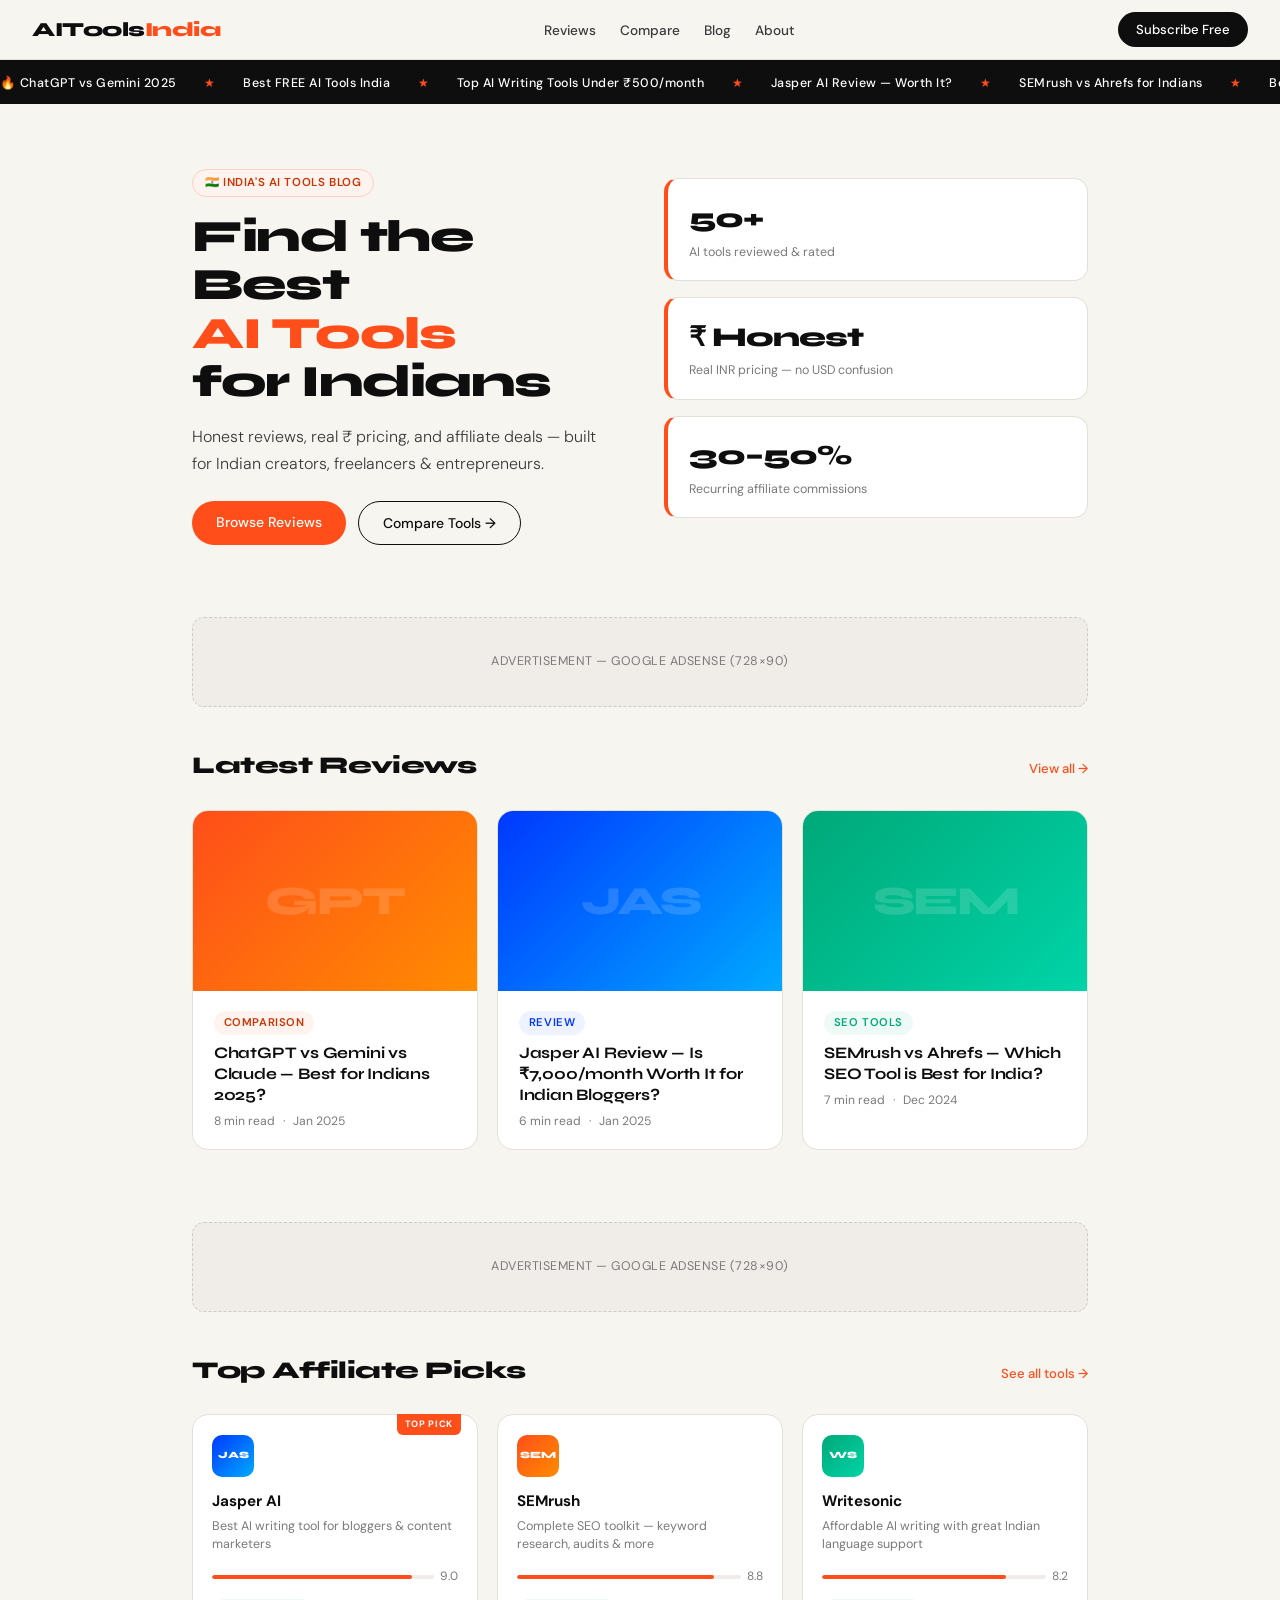
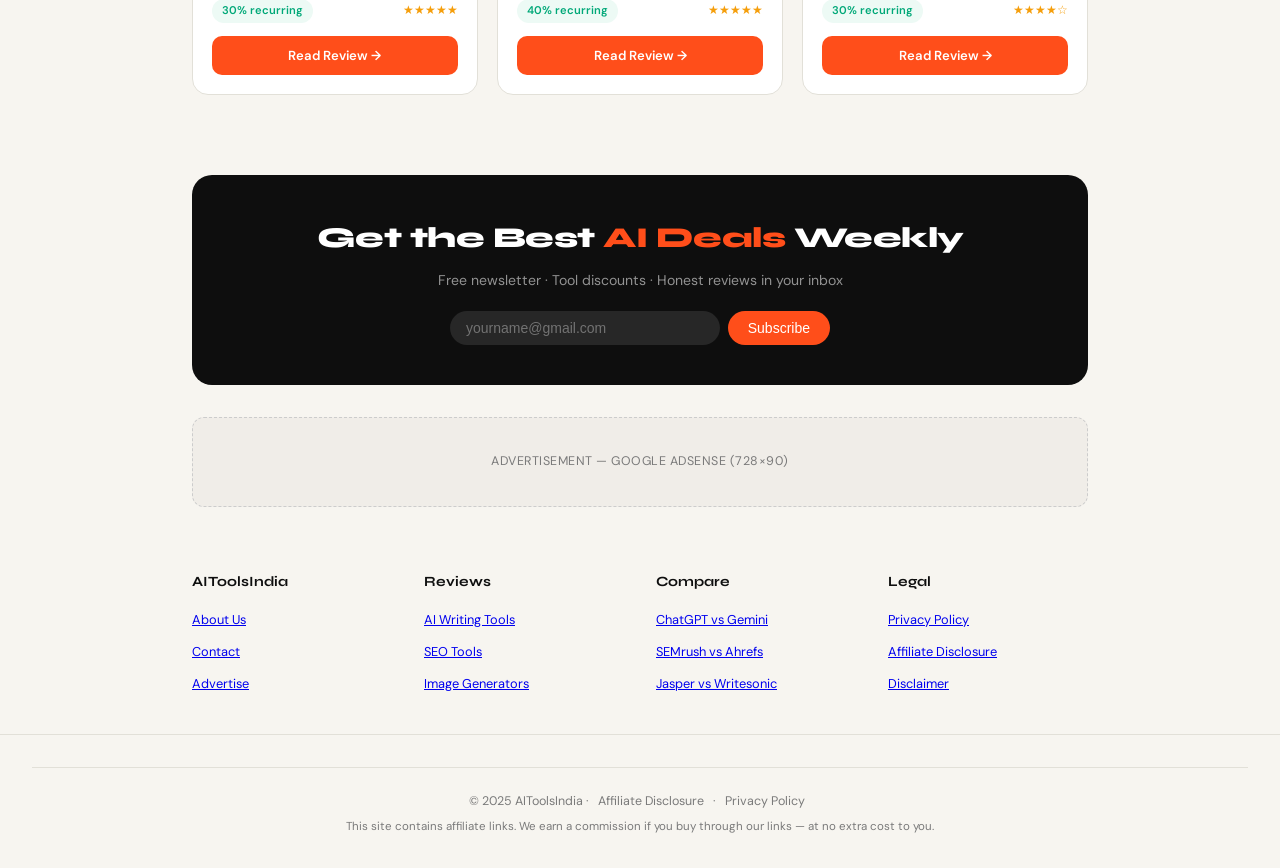
<file: aitoolsindia-website/aitoolsindia/index.html>
<!DOCTYPE html>
<html lang="en">
<head>
<meta charset="UTF-8">
<meta name="viewport" content="width=device-width, initial-scale=1.0">
<title>AIToolsIndia – Best AI Tools Reviews for Indians</title>
<meta name="description" content="Honest AI tools reviews in Hindi & English. Real INR pricing, affiliate deals & comparisons for Indian creators, students & entrepreneurs.">
<link href="https://fonts.googleapis.com/css2?family=Syne:wght@400;700;800&family=DM+Sans:ital,wght@0,300;0,400;0,500;1,300&display=swap" rel="stylesheet">
<link rel="stylesheet" href="css/style.css">

<!-- ✅ AdSense: Replace publisher ID in js/main.js -->
<!-- Auto ads will show once your site is approved by Google -->
</head>
<body>

<nav>
  <a class="logo" href="index.html">AITools<span>India</span></a>
  <ul class="nav-links">
    <li><a href="reviews.html">Reviews</a></li>
    <li><a href="compare.html">Compare</a></li>
    <li><a href="blog.html">Blog</a></li>
    <li><a href="about.html">About</a></li>
  </ul>
  <a class="nav-cta" href="blog.html#newsletter">Subscribe Free</a>
</nav>

<div class="ticker">
  <span class="ticker-inner">
    🔥 ChatGPT vs Gemini 2025 <span class="ticker-sep">★</span>
    Best FREE AI Tools India <span class="ticker-sep">★</span>
    Top AI Writing Tools Under ₹500/month <span class="ticker-sep">★</span>
    Jasper AI Review — Worth It? <span class="ticker-sep">★</span>
    SEMrush vs Ahrefs for Indians <span class="ticker-sep">★</span>
    Best AI Image Generators 2025 <span class="ticker-sep">★</span>
    🔥 ChatGPT vs Gemini 2025 <span class="ticker-sep">★</span>
    Best FREE AI Tools India <span class="ticker-sep">★</span>
    Top AI Writing Tools Under ₹500/month <span class="ticker-sep">★</span>
    Jasper AI Review — Worth It? <span class="ticker-sep">★</span>
    SEMrush vs Ahrefs for Indians <span class="ticker-sep">★</span>
    Best AI Image Generators 2025 <span class="ticker-sep">★</span>
  </span>
</div>

<!-- HERO -->
<div class="hero">
  <div>
    <div class="hero-label">🇮🇳 India's AI Tools Blog</div>
    <h1>Find the Best<br><span>AI Tools</span><br>for Indians</h1>
    <p>Honest reviews, real ₹ pricing, and affiliate deals — built for Indian creators, freelancers & entrepreneurs.</p>
    <div class="hero-btns">
      <a href="reviews.html" class="btn-primary">Browse Reviews</a>
      <a href="compare.html" class="btn-outline">Compare Tools →</a>
    </div>
  </div>
  <div>
    <div class="stat-card"><div class="stat-num">50+</div><div class="stat-label">AI tools reviewed & rated</div></div>
    <div class="stat-card"><div class="stat-num">₹ Honest</div><div class="stat-label">Real INR pricing — no USD confusion</div></div>
    <div class="stat-card"><div class="stat-num">30–50%</div><div class="stat-label">Recurring affiliate commissions</div></div>
  </div>
</div>

<!-- TOP AD BANNER -->
<div class="container">
  <div id="ad-home-top" class="ad-banner horizontal">Advertisement — Google AdSense (728×90)</div>
</div>

<!-- FEATURED ARTICLES -->
<section class="page-wrap" style="padding-top:1rem;">
  <div class="section-header">
    <div class="section-title">Latest Reviews</div>
    <a href="reviews.html" class="see-all">View all →</a>
  </div>
  <div class="cards-grid">
    <a href="article.html" class="card">
      <div class="card-img" style="background:linear-gradient(135deg,#ff4e1a,#ff8c00);">GPT</div>
      <div class="card-body">
        <div class="tag">Comparison</div>
        <div class="card-title">ChatGPT vs Gemini vs Claude — Best for Indians 2025?</div>
        <div class="card-meta"><span>8 min read</span><span>·</span><span>Jan 2025</span></div>
      </div>
    </a>
    <a href="reviews.html" class="card">
      <div class="card-img" style="background:linear-gradient(135deg,#0038ff,#00aaff);">JAS</div>
      <div class="card-body">
        <div class="tag blue">Review</div>
        <div class="card-title">Jasper AI Review — Is ₹7,000/month Worth It for Indian Bloggers?</div>
        <div class="card-meta"><span>6 min read</span><span>·</span><span>Jan 2025</span></div>
      </div>
    </a>
    <a href="reviews.html" class="card">
      <div class="card-img" style="background:linear-gradient(135deg,#00a878,#00d4a8);">SEM</div>
      <div class="card-body">
        <div class="tag green">SEO Tools</div>
        <div class="card-title">SEMrush vs Ahrefs — Which SEO Tool is Best for India?</div>
        <div class="card-meta"><span>7 min read</span><span>·</span><span>Dec 2024</span></div>
      </div>
    </a>
  </div>
</section>

<!-- MID AD -->
<div class="container">
  <div id="ad-home-mid" class="ad-banner horizontal">Advertisement — Google AdSense (728×90)</div>
</div>

<!-- TOP AFFILIATE TOOLS -->
<section class="page-wrap" style="padding-top:1rem;">
  <div class="section-header">
    <div class="section-title">Top Affiliate Picks</div>
    <a href="reviews.html" class="see-all">See all tools →</a>
  </div>
  <div class="cards-grid">
    <div class="tool-card top-pick">
      <div class="tool-logo" style="background:linear-gradient(135deg,#0038ff,#00aaff);">JAS</div>
      <div class="tool-name">Jasper AI</div>
      <div class="tool-desc">Best AI writing tool for bloggers & content marketers</div>
      <div class="rating-row"><div class="rating-bar"><div class="rating-fill" style="width:90%"></div></div><span style="font-size:0.75rem;color:var(--muted)">9.0</span></div>
      <div class="tool-footer"><span class="commission">30% recurring</span><span class="stars">★★★★★</span></div>
      <a href="reviews.html" class="tool-btn">Read Review →</a>
    </div>
    <div class="tool-card">
      <div class="tool-logo" style="background:linear-gradient(135deg,#ff4e1a,#ff8c00);">SEM</div>
      <div class="tool-name">SEMrush</div>
      <div class="tool-desc">Complete SEO toolkit — keyword research, audits & more</div>
      <div class="rating-row"><div class="rating-bar"><div class="rating-fill" style="width:88%"></div></div><span style="font-size:0.75rem;color:var(--muted)">8.8</span></div>
      <div class="tool-footer"><span class="commission">40% recurring</span><span class="stars">★★★★★</span></div>
      <a href="reviews.html" class="tool-btn">Read Review →</a>
    </div>
    <div class="tool-card">
      <div class="tool-logo" style="background:linear-gradient(135deg,#00a878,#00d4a8);">WS</div>
      <div class="tool-name">Writesonic</div>
      <div class="tool-desc">Affordable AI writing with great Indian language support</div>
      <div class="rating-row"><div class="rating-bar"><div class="rating-fill" style="width:82%"></div></div><span style="font-size:0.75rem;color:var(--muted)">8.2</span></div>
      <div class="tool-footer"><span class="commission">30% recurring</span><span class="stars">★★★★☆</span></div>
      <a href="reviews.html" class="tool-btn">Read Review →</a>
    </div>
  </div>
</section>

<!-- NEWSLETTER -->
<div class="container">
  <div class="newsletter" id="newsletter">
    <h2>Get the Best <span>AI Deals</span> Weekly</h2>
    <p>Free newsletter · Tool discounts · Honest reviews in your inbox</p>
    <div class="email-form">
      <input type="email" placeholder="yourname@gmail.com" />
      <button type="button">Subscribe</button>
    </div>
  </div>
</div>

<!-- BOTTOM AD -->
<div class="container" style="margin-bottom:2rem;">
  <div id="ad-home-bottom" class="ad-banner horizontal">Advertisement — Google AdSense (728×90)</div>
</div>

<!-- FOOTER -->
<div class="footer-top">
  <div class="footer-col">
    <h4>AIToolsIndia</h4>
    <ul>
      <li><a href="about.html">About Us</a></li>
      <li><a href="about.html#contact">Contact</a></li>
      <li><a href="about.html#advertise">Advertise</a></li>
    </ul>
  </div>
  <div class="footer-col">
    <h4>Reviews</h4>
    <ul>
      <li><a href="reviews.html">AI Writing Tools</a></li>
      <li><a href="reviews.html">SEO Tools</a></li>
      <li><a href="reviews.html">Image Generators</a></li>
    </ul>
  </div>
  <div class="footer-col">
    <h4>Compare</h4>
    <ul>
      <li><a href="compare.html">ChatGPT vs Gemini</a></li>
      <li><a href="compare.html">SEMrush vs Ahrefs</a></li>
      <li><a href="compare.html">Jasper vs Writesonic</a></li>
    </ul>
  </div>
  <div class="footer-col">
    <h4>Legal</h4>
    <ul>
      <li><a href="about.html#privacy">Privacy Policy</a></li>
      <li><a href="about.html#affiliate">Affiliate Disclosure</a></li>
      <li><a href="about.html#disclaimer">Disclaimer</a></li>
    </ul>
  </div>
</div>
<footer>
  <div class="footer-bottom">
    <p>© 2025 AIToolsIndia · <a href="about.html#affiliate">Affiliate Disclosure</a> · <a href="about.html#privacy">Privacy Policy</a></p>
    <p style="margin-top:6px;font-size:0.72rem;">This site contains affiliate links. We earn a commission if you buy through our links — at no extra cost to you.</p>
  </div>
</footer>

<script src="js/main.js"></script>
<script>
  // Activate real AdSense units (replace slot IDs with yours from AdSense dashboard)
  // renderAd('ad-home-top', '1234567890');
  // renderAd('ad-home-mid', '0987654321');
  // renderAd('ad-home-bottom', '1122334455');
</script>
</body>
</html>
</file>
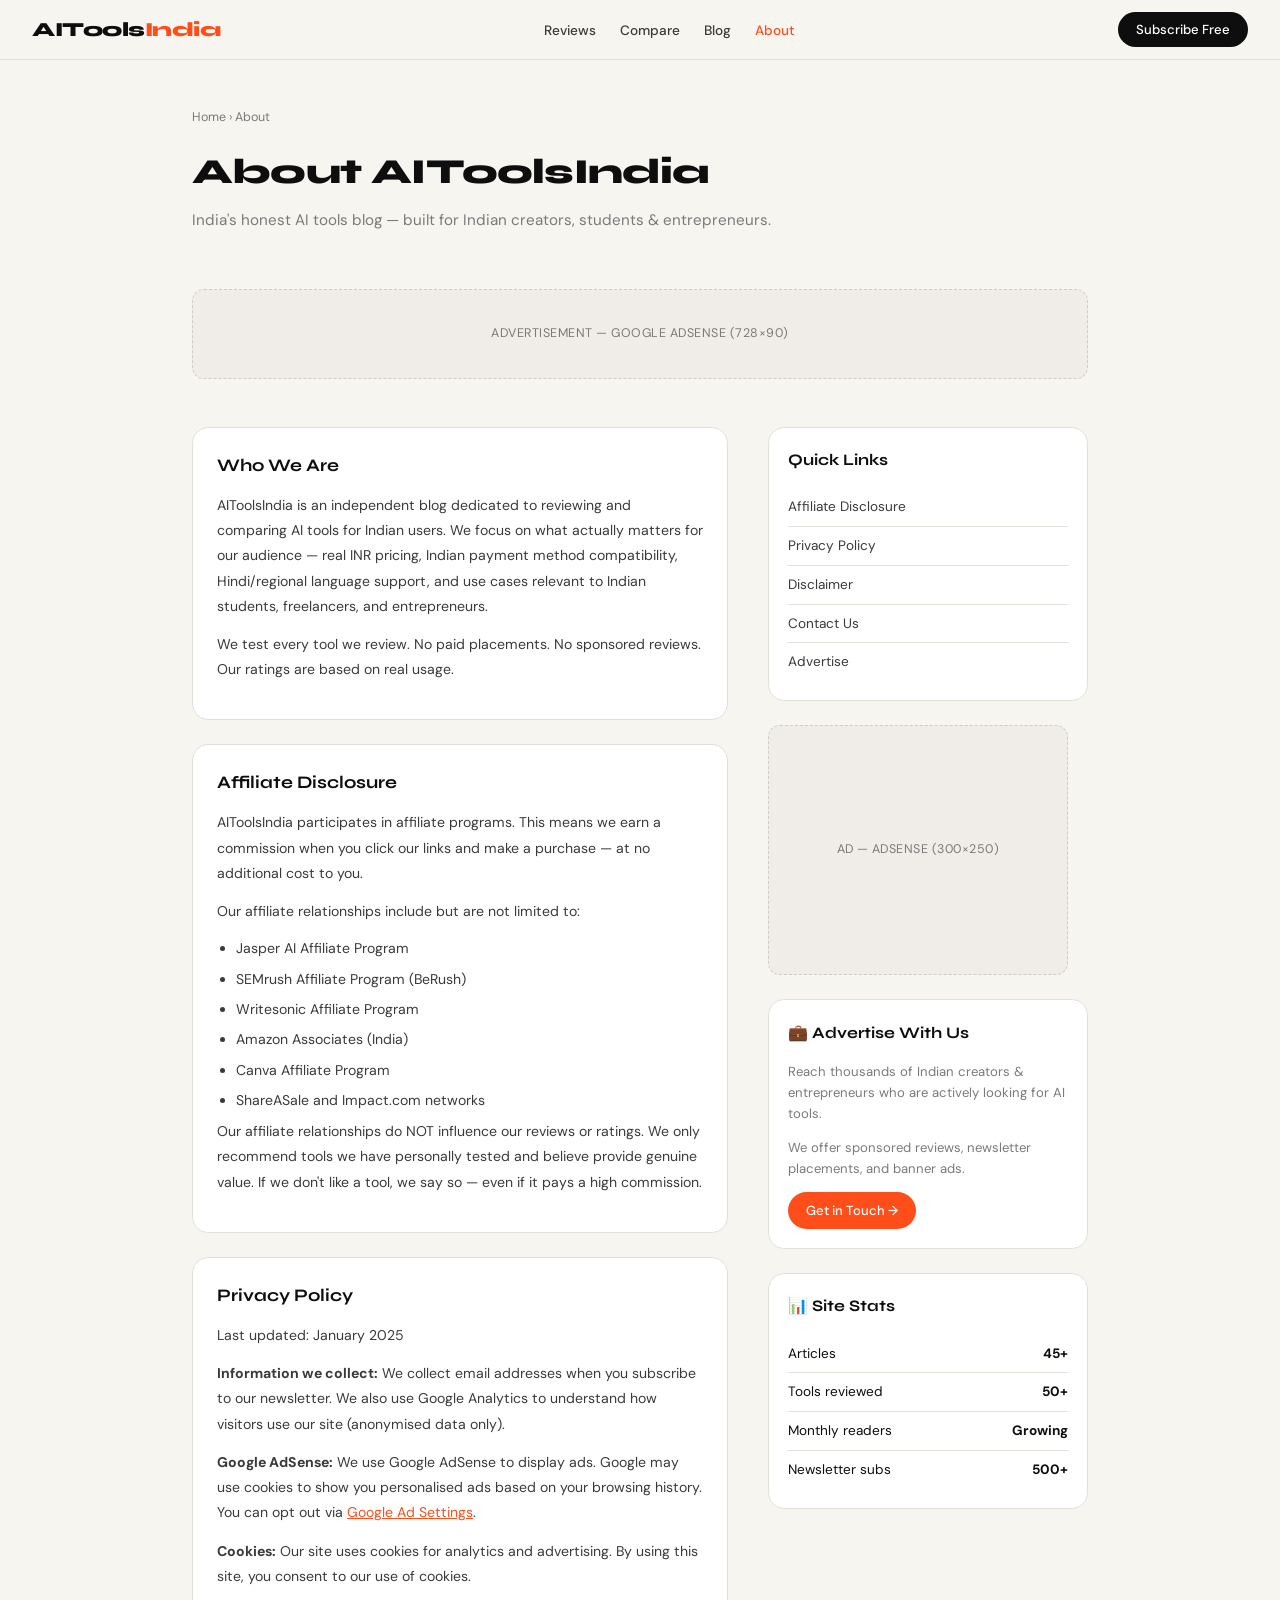
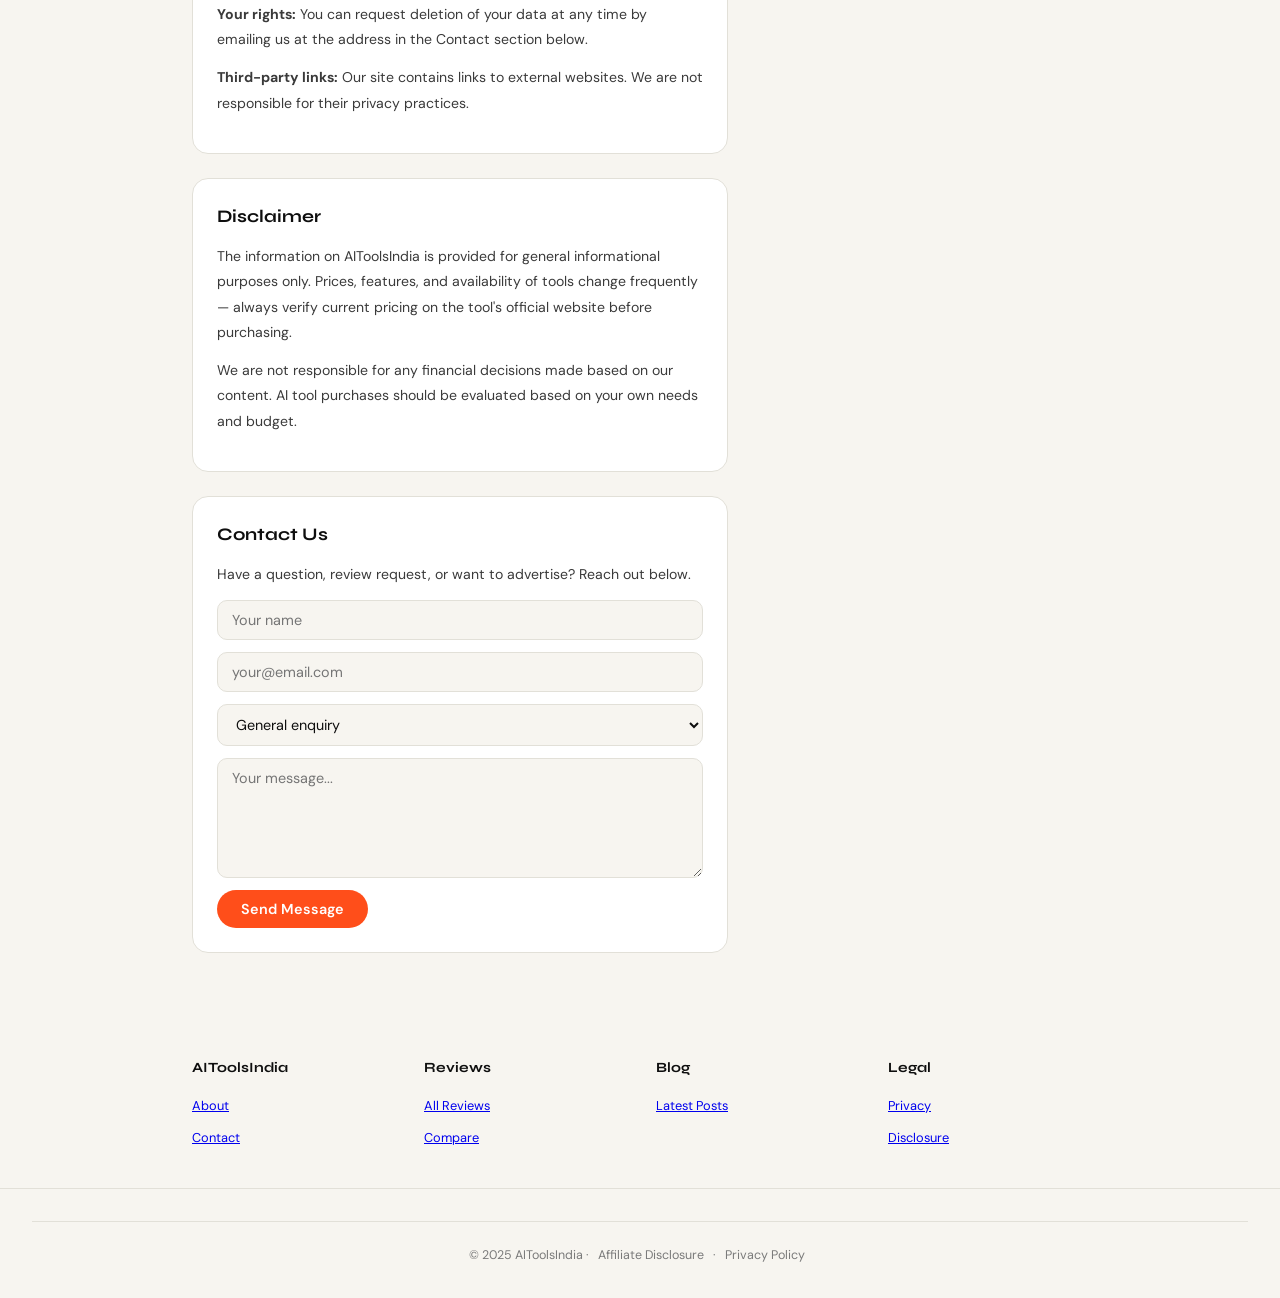
<file: aitoolsindia-website/aitoolsindia/about.html>
<!DOCTYPE html>
<html lang="en">
<head>
<meta charset="UTF-8">
<meta name="viewport" content="width=device-width, initial-scale=1.0">
<title>About — AIToolsIndia</title>
<meta name="description" content="About AIToolsIndia — India's honest AI tools review blog. Privacy policy, affiliate disclosure, and contact.">
<link href="https://fonts.googleapis.com/css2?family=Syne:wght@400;700;800&family=DM+Sans:ital,wght@0,300;0,400;0,500;1,300&display=swap" rel="stylesheet">
<link rel="stylesheet" href="css/style.css">
<style>
.legal-section { background: var(--card); border: 1px solid var(--border); border-radius: 16px; padding: 1.5rem; margin-bottom: 1.5rem; }
.legal-section h2 { font-family: 'Syne', sans-serif; font-size: 1.1rem; font-weight: 700; margin-bottom: 0.8rem; scroll-margin-top: 80px; }
.legal-section p { font-size: 0.88rem; color: var(--ink2); line-height: 1.8; margin-bottom: 0.8rem; }
.legal-section ul { margin-left: 1.2rem; font-size: 0.88rem; color: var(--ink2); }
.legal-section ul li { margin-bottom: 0.4rem; line-height: 1.7; }
.contact-form { display: flex; flex-direction: column; gap: 12px; }
.contact-form input, .contact-form textarea {
  padding: 10px 14px; border-radius: 10px;
  border: 1.5px solid var(--border);
  background: var(--surface);
  font-family: 'DM Sans', sans-serif; font-size: 0.9rem;
  color: var(--ink); outline: none;
  transition: border-color 0.2s;
}
.contact-form input:focus, .contact-form textarea:focus { border-color: var(--accent); }
.contact-form textarea { min-height: 120px; resize: vertical; }
.contact-form button {
  padding: 10px 24px; border-radius: 100px;
  background: var(--accent); color: #fff; border: none;
  font-family: 'DM Sans', sans-serif; font-weight: 600;
  font-size: 0.9rem; cursor: pointer; align-self: flex-start;
  transition: opacity 0.2s;
}
.contact-form button:hover { opacity: 0.85; }
</style>
</head>
<body>

<nav>
  <a class="logo" href="index.html">AITools<span>India</span></a>
  <ul class="nav-links">
    <li><a href="reviews.html">Reviews</a></li>
    <li><a href="compare.html">Compare</a></li>
    <li><a href="blog.html">Blog</a></li>
    <li><a href="about.html">About</a></li>
  </ul>
  <a class="nav-cta" href="index.html#newsletter">Subscribe Free</a>
</nav>

<div class="page-header">
  <div class="breadcrumb"><a href="index.html">Home</a> › About</div>
  <h1>About AIToolsIndia</h1>
  <p>India's honest AI tools blog — built for Indian creators, students & entrepreneurs.</p>
</div>

<div class="container">
  <div id="ad-about-top" class="ad-banner horizontal">Advertisement — Google AdSense (728×90)</div>
</div>

<div class="page-wrap" style="padding-top:1.5rem;">
  <div class="two-col">
    <div>

      <div class="legal-section">
        <h2>Who We Are</h2>
        <p>AIToolsIndia is an independent blog dedicated to reviewing and comparing AI tools for Indian users. We focus on what actually matters for our audience — real INR pricing, Indian payment method compatibility, Hindi/regional language support, and use cases relevant to Indian students, freelancers, and entrepreneurs.</p>
        <p>We test every tool we review. No paid placements. No sponsored reviews. Our ratings are based on real usage.</p>
      </div>

      <div class="legal-section" id="affiliate">
        <h2>Affiliate Disclosure</h2>
        <p>AIToolsIndia participates in affiliate programs. This means we earn a commission when you click our links and make a purchase — at no additional cost to you.</p>
        <p>Our affiliate relationships include but are not limited to:</p>
        <ul>
          <li>Jasper AI Affiliate Program</li>
          <li>SEMrush Affiliate Program (BeRush)</li>
          <li>Writesonic Affiliate Program</li>
          <li>Amazon Associates (India)</li>
          <li>Canva Affiliate Program</li>
          <li>ShareASale and Impact.com networks</li>
        </ul>
        <p>Our affiliate relationships do NOT influence our reviews or ratings. We only recommend tools we have personally tested and believe provide genuine value. If we don't like a tool, we say so — even if it pays a high commission.</p>
      </div>

      <div class="legal-section" id="privacy">
        <h2>Privacy Policy</h2>
        <p>Last updated: January 2025</p>
        <p><strong>Information we collect:</strong> We collect email addresses when you subscribe to our newsletter. We also use Google Analytics to understand how visitors use our site (anonymised data only).</p>
        <p><strong>Google AdSense:</strong> We use Google AdSense to display ads. Google may use cookies to show you personalised ads based on your browsing history. You can opt out via <a href="https://adssettings.google.com" style="color:var(--accent);">Google Ad Settings</a>.</p>
        <p><strong>Cookies:</strong> Our site uses cookies for analytics and advertising. By using this site, you consent to our use of cookies.</p>
        <p><strong>Your rights:</strong> You can request deletion of your data at any time by emailing us at the address in the Contact section below.</p>
        <p><strong>Third-party links:</strong> Our site contains links to external websites. We are not responsible for their privacy practices.</p>
      </div>

      <div class="legal-section" id="disclaimer">
        <h2>Disclaimer</h2>
        <p>The information on AIToolsIndia is provided for general informational purposes only. Prices, features, and availability of tools change frequently — always verify current pricing on the tool's official website before purchasing.</p>
        <p>We are not responsible for any financial decisions made based on our content. AI tool purchases should be evaluated based on your own needs and budget.</p>
      </div>

      <div class="legal-section" id="contact">
        <h2>Contact Us</h2>
        <p>Have a question, review request, or want to advertise? Reach out below.</p>
        <div class="contact-form">
          <input type="text" placeholder="Your name" />
          <input type="email" placeholder="your@email.com" />
          <select style="padding:10px 14px;border-radius:10px;border:1.5px solid var(--border);background:var(--surface);font-family:'DM Sans',sans-serif;font-size:0.9rem;color:var(--ink);">
            <option>General enquiry</option>
            <option>Review request</option>
            <option>Advertise with us</option>
            <option>Press / Media</option>
            <option>Data deletion request</option>
          </select>
          <textarea placeholder="Your message..."></textarea>
          <button type="button" onclick="this.textContent='✓ Sent!';this.style.background='#00a878';setTimeout(()=>{this.textContent='Send Message';this.style.background=''},3000)">Send Message</button>
        </div>
      </div>

    </div>

    <!-- SIDEBAR -->
    <aside>
      <div class="sidebar-widget">
        <h3>Quick Links</h3>
        <ul class="sidebar-list">
          <li><a href="#affiliate">Affiliate Disclosure</a></li>
          <li><a href="#privacy">Privacy Policy</a></li>
          <li><a href="#disclaimer">Disclaimer</a></li>
          <li><a href="#contact">Contact Us</a></li>
          <li><a href="#advertise">Advertise</a></li>
        </ul>
      </div>

      <div id="ad-about-sidebar" class="ad-banner rectangle" style="margin-bottom:1.5rem;">Ad — AdSense (300×250)</div>

      <div class="sidebar-widget" id="advertise">
        <h3>💼 Advertise With Us</h3>
        <p style="font-size:0.82rem;color:var(--muted);margin-bottom:0.8rem;">Reach thousands of Indian creators & entrepreneurs who are actively looking for AI tools.</p>
        <p style="font-size:0.82rem;color:var(--muted);margin-bottom:0.8rem;">We offer sponsored reviews, newsletter placements, and banner ads.</p>
        <a href="#contact" class="btn-primary" style="font-size:0.82rem;padding:8px 18px;">Get in Touch →</a>
      </div>

      <div class="sidebar-widget" style="margin-top:1.5rem;">
        <h3>📊 Site Stats</h3>
        <ul class="sidebar-list">
          <li style="display:flex;justify-content:space-between;"><span>Articles</span><strong>45+</strong></li>
          <li style="display:flex;justify-content:space-between;"><span>Tools reviewed</span><strong>50+</strong></li>
          <li style="display:flex;justify-content:space-between;"><span>Monthly readers</span><strong>Growing</strong></li>
          <li style="display:flex;justify-content:space-between;"><span>Newsletter subs</span><strong>500+</strong></li>
        </ul>
      </div>
    </aside>
  </div>
</div>

<div class="footer-top">
  <div class="footer-col"><h4>AIToolsIndia</h4><ul><li><a href="about.html">About</a></li><li><a href="about.html#contact">Contact</a></li></ul></div>
  <div class="footer-col"><h4>Reviews</h4><ul><li><a href="reviews.html">All Reviews</a></li><li><a href="compare.html">Compare</a></li></ul></div>
  <div class="footer-col"><h4>Blog</h4><ul><li><a href="blog.html">Latest Posts</a></li></ul></div>
  <div class="footer-col"><h4>Legal</h4><ul><li><a href="about.html#privacy">Privacy</a></li><li><a href="about.html#affiliate">Disclosure</a></li></ul></div>
</div>
<footer>
  <div class="footer-bottom">
    <p>© 2025 AIToolsIndia · <a href="about.html#affiliate">Affiliate Disclosure</a> · <a href="about.html#privacy">Privacy Policy</a></p>
  </div>
</footer>

<script src="js/main.js"></script>
</body>
</html>
</file>
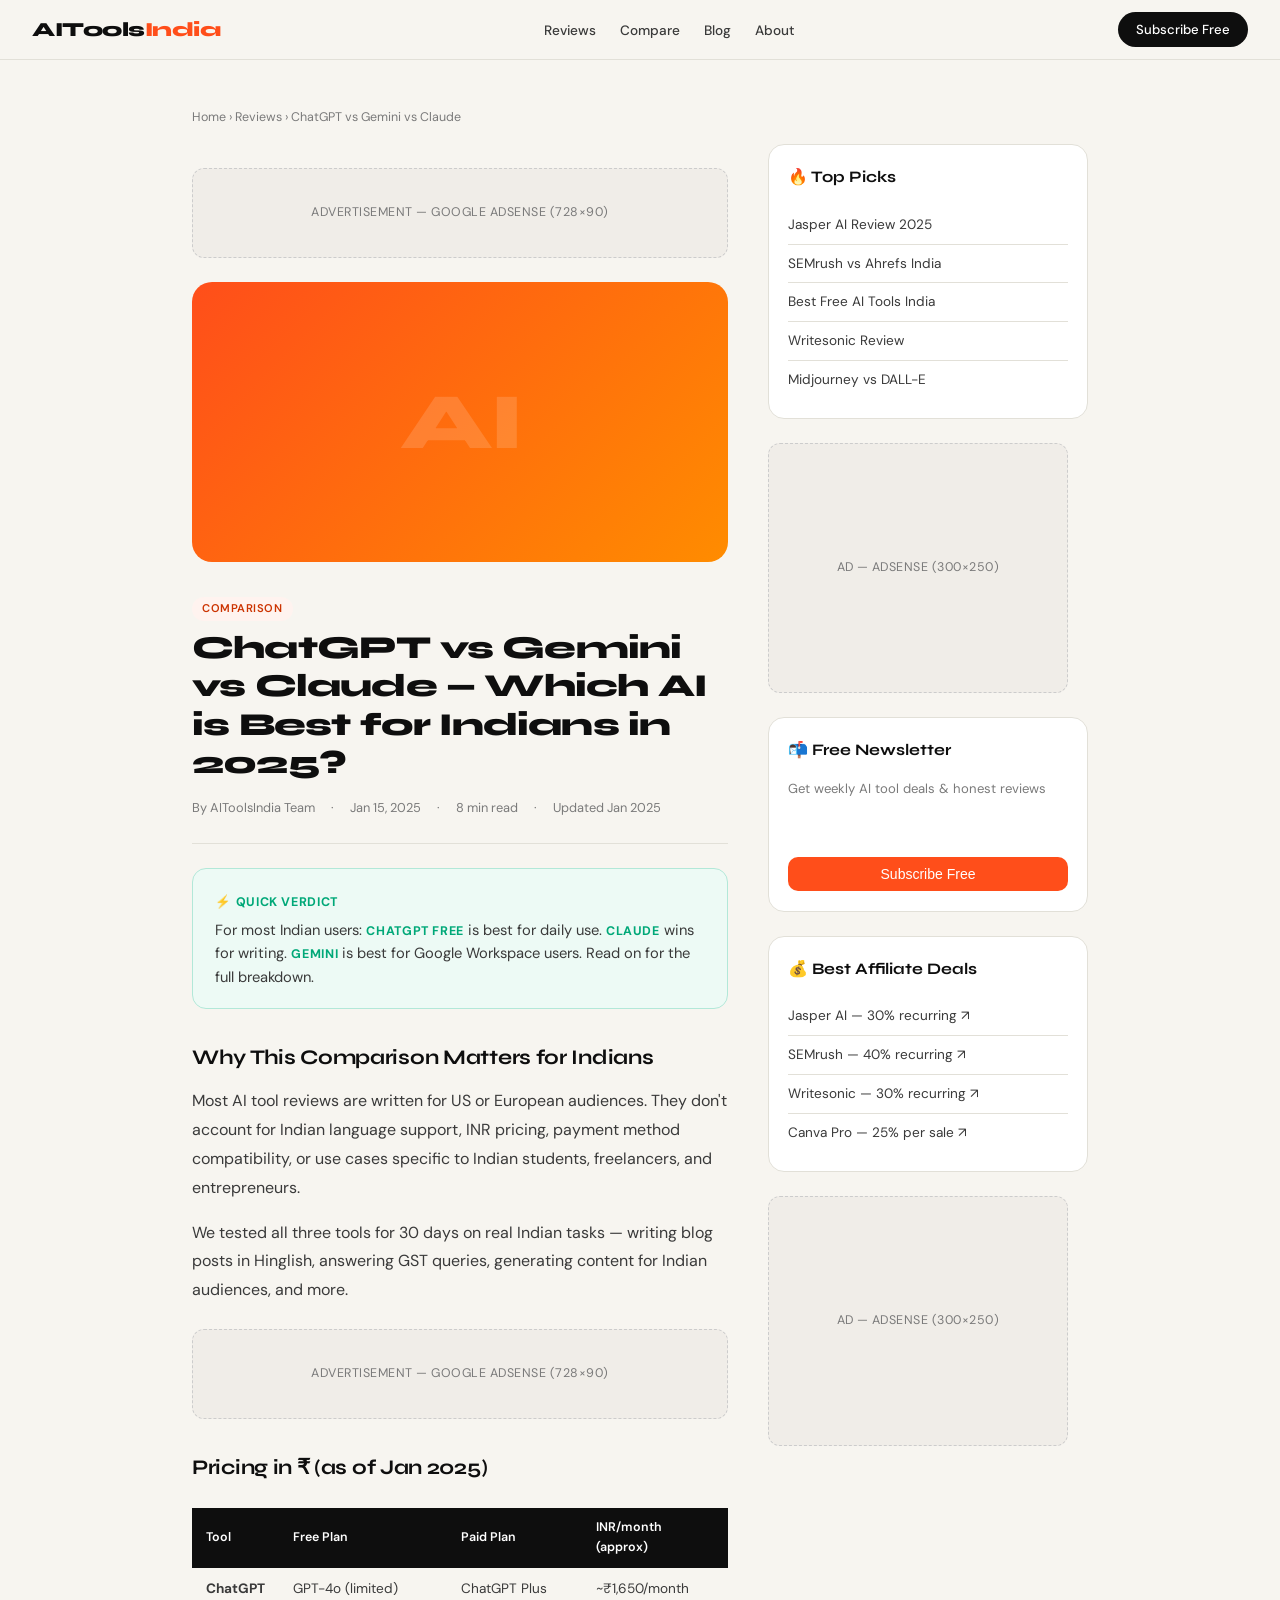
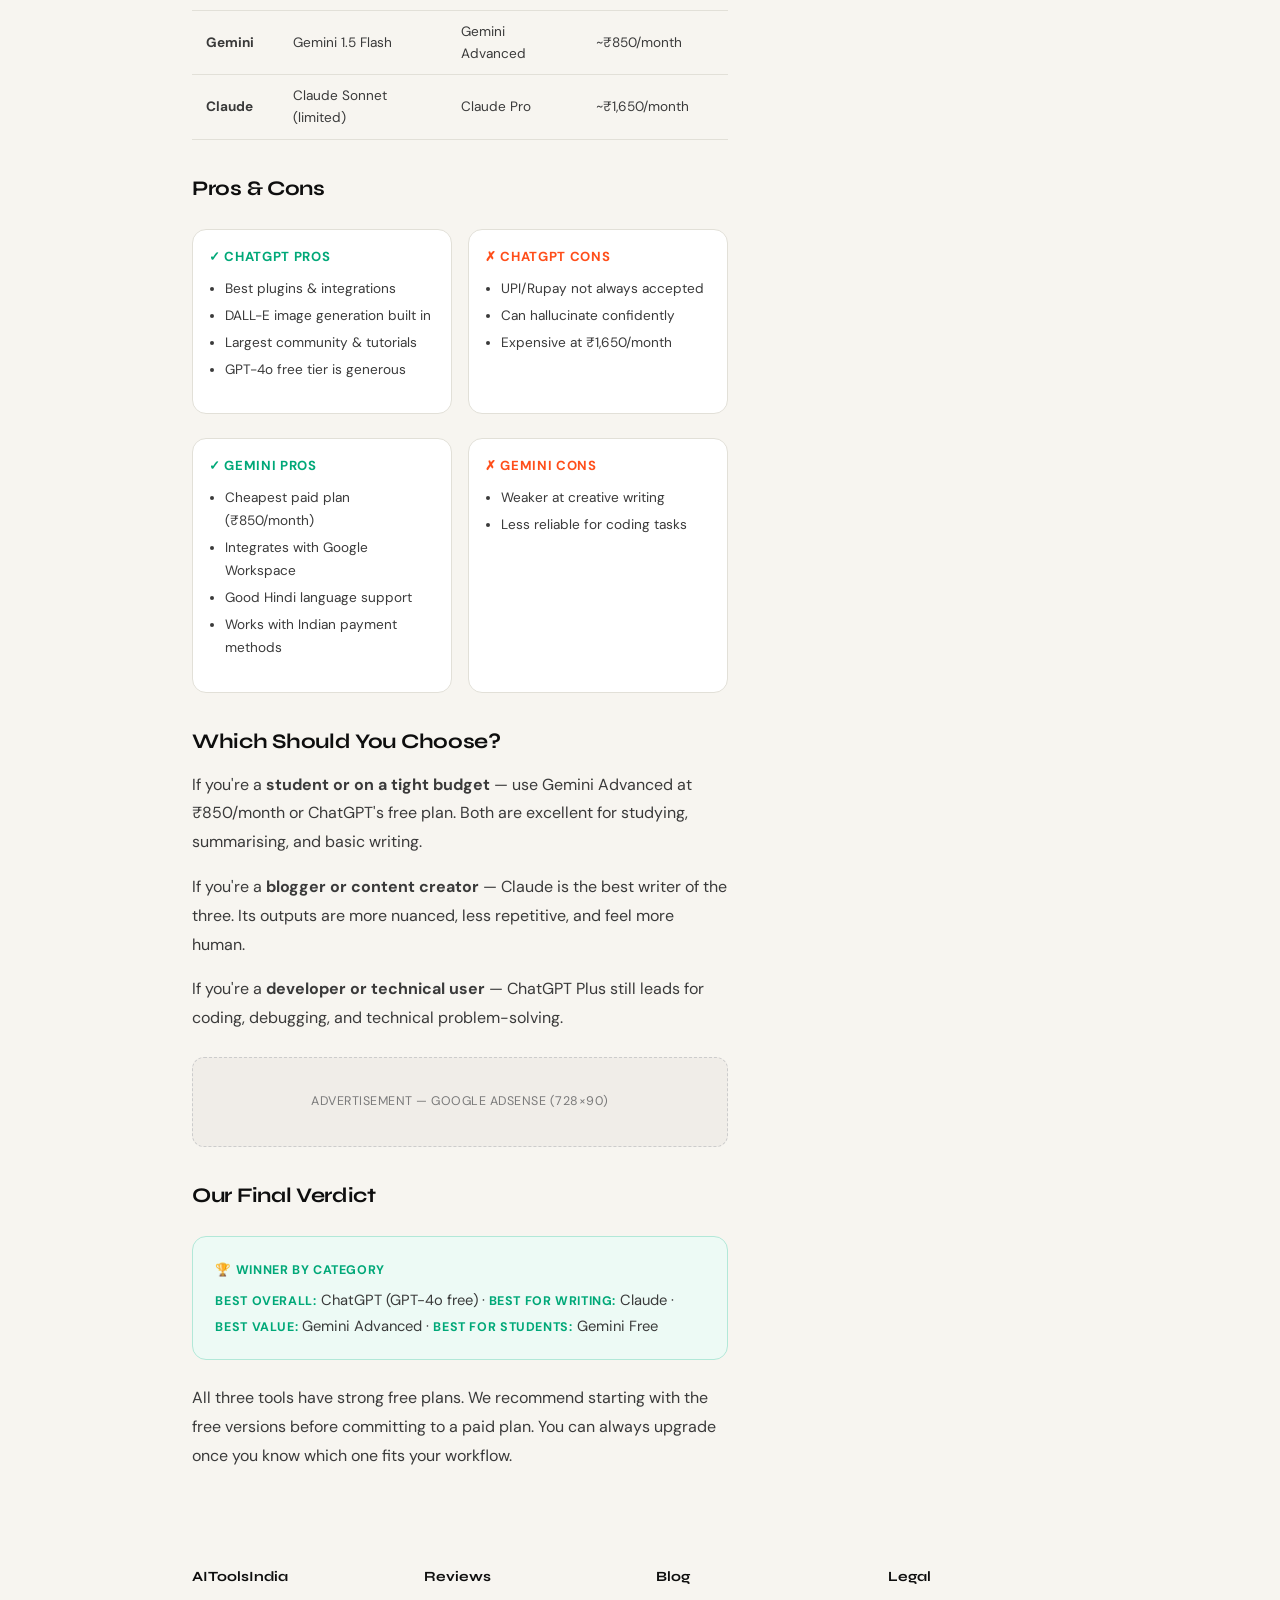
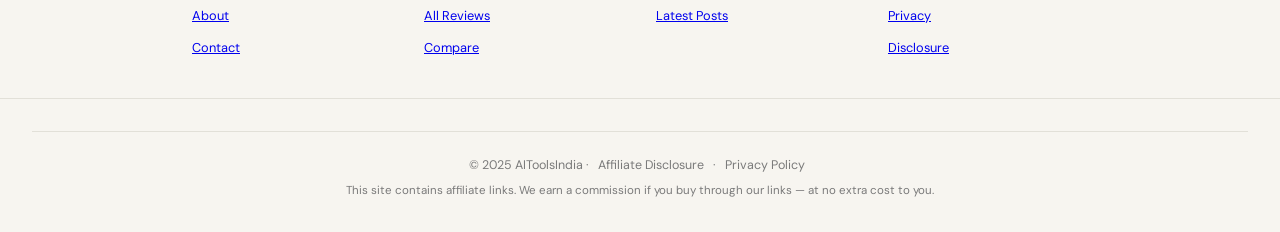
<file: aitoolsindia-website/aitoolsindia/article.html>
<!DOCTYPE html>
<html lang="en">
<head>
<meta charset="UTF-8">
<meta name="viewport" content="width=device-width, initial-scale=1.0">
<title>ChatGPT vs Gemini vs Claude — Best for Indians 2025 | AIToolsIndia</title>
<meta name="description" content="We tested ChatGPT, Gemini, and Claude for Indian users. Here's our honest comparison with real INR pricing and verdict.">
<link href="https://fonts.googleapis.com/css2?family=Syne:wght@400;700;800&family=DM+Sans:ital,wght@0,300;0,400;0,500;1,300&display=swap" rel="stylesheet">
<link rel="stylesheet" href="css/style.css">
</head>
<body>

<nav>
  <a class="logo" href="index.html">AITools<span>India</span></a>
  <ul class="nav-links">
    <li><a href="reviews.html">Reviews</a></li>
    <li><a href="compare.html">Compare</a></li>
    <li><a href="blog.html">Blog</a></li>
    <li><a href="about.html">About</a></li>
  </ul>
  <a class="nav-cta" href="index.html#newsletter">Subscribe Free</a>
</nav>

<div class="page-wrap">
  <div class="breadcrumb"><a href="index.html">Home</a> › <a href="reviews.html">Reviews</a> › ChatGPT vs Gemini vs Claude</div>

  <div class="two-col">
    <!-- MAIN ARTICLE -->
    <div>
      <!-- TOP AD -->
      <div id="ad-article-top" class="ad-banner horizontal">Advertisement — Google AdSense (728×90)</div>

      <div class="article-hero">AI</div>

      <div class="tag">Comparison</div>
      <h1 class="article-title">ChatGPT vs Gemini vs Claude — Which AI is Best for Indians in 2025?</h1>

      <div class="article-meta">
        <span>By AIToolsIndia Team</span>
        <span>·</span>
        <span>Jan 15, 2025</span>
        <span>·</span>
        <span>8 min read</span>
        <span>·</span>
        <span>Updated Jan 2025</span>
      </div>

      <div class="verdict-box">
        <strong>⚡ Quick Verdict</strong>
        <p>For most Indian users: <strong>ChatGPT Free</strong> is best for daily use. <strong>Claude</strong> wins for writing. <strong>Gemini</strong> is best for Google Workspace users. Read on for the full breakdown.</p>
      </div>

      <div class="article-body">

        <h2>Why This Comparison Matters for Indians</h2>
        <p>Most AI tool reviews are written for US or European audiences. They don't account for Indian language support, INR pricing, payment method compatibility, or use cases specific to Indian students, freelancers, and entrepreneurs.</p>
        <p>We tested all three tools for 30 days on real Indian tasks — writing blog posts in Hinglish, answering GST queries, generating content for Indian audiences, and more.</p>

        <!-- MID AD -->
        <div id="ad-article-mid" class="ad-banner horizontal">Advertisement — Google AdSense (728×90)</div>

        <h2>Pricing in ₹ (as of Jan 2025)</h2>
        <table class="compare-table">
          <thead>
            <tr><th>Tool</th><th>Free Plan</th><th>Paid Plan</th><th>INR/month (approx)</th></tr>
          </thead>
          <tbody>
            <tr><td><strong>ChatGPT</strong></td><td>GPT-4o (limited)</td><td>ChatGPT Plus</td><td>~₹1,650/month</td></tr>
            <tr><td><strong>Gemini</strong></td><td>Gemini 1.5 Flash</td><td>Gemini Advanced</td><td>~₹850/month</td></tr>
            <tr><td><strong>Claude</strong></td><td>Claude Sonnet (limited)</td><td>Claude Pro</td><td>~₹1,650/month</td></tr>
          </tbody>
        </table>

        <h2>Pros & Cons</h2>
        <div class="pros-cons">
          <div class="pros">
            <h4>✓ ChatGPT Pros</h4>
            <ul>
              <li>Best plugins & integrations</li>
              <li>DALL-E image generation built in</li>
              <li>Largest community & tutorials</li>
              <li>GPT-4o free tier is generous</li>
            </ul>
          </div>
          <div class="cons">
            <h4>✗ ChatGPT Cons</h4>
            <ul>
              <li>UPI/Rupay not always accepted</li>
              <li>Can hallucinate confidently</li>
              <li>Expensive at ₹1,650/month</li>
            </ul>
          </div>
        </div>

        <div class="pros-cons">
          <div class="pros">
            <h4>✓ Gemini Pros</h4>
            <ul>
              <li>Cheapest paid plan (₹850/month)</li>
              <li>Integrates with Google Workspace</li>
              <li>Good Hindi language support</li>
              <li>Works with Indian payment methods</li>
            </ul>
          </div>
          <div class="cons">
            <h4>✗ Gemini Cons</h4>
            <ul>
              <li>Weaker at creative writing</li>
              <li>Less reliable for coding tasks</li>
            </ul>
          </div>
        </div>

        <h2>Which Should You Choose?</h2>
        <p>If you're a <strong>student or on a tight budget</strong> — use Gemini Advanced at ₹850/month or ChatGPT's free plan. Both are excellent for studying, summarising, and basic writing.</p>
        <p>If you're a <strong>blogger or content creator</strong> — Claude is the best writer of the three. Its outputs are more nuanced, less repetitive, and feel more human.</p>
        <p>If you're a <strong>developer or technical user</strong> — ChatGPT Plus still leads for coding, debugging, and technical problem-solving.</p>

        <!-- BOTTOM AD -->
        <div id="ad-article-bottom" class="ad-banner horizontal">Advertisement — Google AdSense (728×90)</div>

        <h2>Our Final Verdict</h2>
        <div class="verdict-box">
          <strong>🏆 Winner by category</strong>
          <p><strong>Best overall:</strong> ChatGPT (GPT-4o free) · <strong>Best for writing:</strong> Claude · <strong>Best value:</strong> Gemini Advanced · <strong>Best for students:</strong> Gemini Free</p>
        </div>

        <p>All three tools have strong free plans. We recommend starting with the free versions before committing to a paid plan. You can always upgrade once you know which one fits your workflow.</p>

      </div>
    </div>

    <!-- SIDEBAR -->
    <aside>
      <div class="sidebar-widget">
        <h3>🔥 Top Picks</h3>
        <ul class="sidebar-list">
          <li><a href="article.html">Jasper AI Review 2025</a></li>
          <li><a href="article.html">SEMrush vs Ahrefs India</a></li>
          <li><a href="article.html">Best Free AI Tools India</a></li>
          <li><a href="article.html">Writesonic Review</a></li>
          <li><a href="article.html">Midjourney vs DALL-E</a></li>
        </ul>
      </div>

      <!-- SIDEBAR AD (300x250) -->
      <div id="ad-sidebar" class="ad-banner rectangle" style="margin-bottom:1.5rem;">Ad — AdSense (300×250)</div>

      <div class="sidebar-widget">
        <h3>📬 Free Newsletter</h3>
        <p style="font-size:0.82rem;color:var(--muted);margin-bottom:1rem;">Get weekly AI tool deals & honest reviews</p>
        <div class="email-form" style="flex-direction:column;gap:8px;">
          <input type="email" placeholder="your@email.com" style="border-radius:10px;" />
          <button type="button" style="border-radius:10px;">Subscribe Free</button>
        </div>
      </div>

      <div class="sidebar-widget">
        <h3>💰 Best Affiliate Deals</h3>
        <ul class="sidebar-list">
          <li><a href="#">Jasper AI — 30% recurring ↗</a></li>
          <li><a href="#">SEMrush — 40% recurring ↗</a></li>
          <li><a href="#">Writesonic — 30% recurring ↗</a></li>
          <li><a href="#">Canva Pro — 25% per sale ↗</a></li>
        </ul>
      </div>

      <!-- SECOND SIDEBAR AD -->
      <div id="ad-sidebar-2" class="ad-banner rectangle">Ad — AdSense (300×250)</div>
    </aside>
  </div>
</div>

<div class="footer-top">
  <div class="footer-col"><h4>AIToolsIndia</h4><ul><li><a href="about.html">About</a></li><li><a href="about.html#contact">Contact</a></li></ul></div>
  <div class="footer-col"><h4>Reviews</h4><ul><li><a href="reviews.html">All Reviews</a></li><li><a href="compare.html">Compare</a></li></ul></div>
  <div class="footer-col"><h4>Blog</h4><ul><li><a href="blog.html">Latest Posts</a></li></ul></div>
  <div class="footer-col"><h4>Legal</h4><ul><li><a href="about.html#privacy">Privacy</a></li><li><a href="about.html#affiliate">Disclosure</a></li></ul></div>
</div>
<footer>
  <div class="footer-bottom">
    <p>© 2025 AIToolsIndia · <a href="about.html#affiliate">Affiliate Disclosure</a> · <a href="about.html#privacy">Privacy Policy</a></p>
    <p style="margin-top:6px;font-size:0.72rem;">This site contains affiliate links. We earn a commission if you buy through our links — at no extra cost to you.</p>
  </div>
</footer>

<script src="js/main.js"></script>
</body>
</html>
</file>
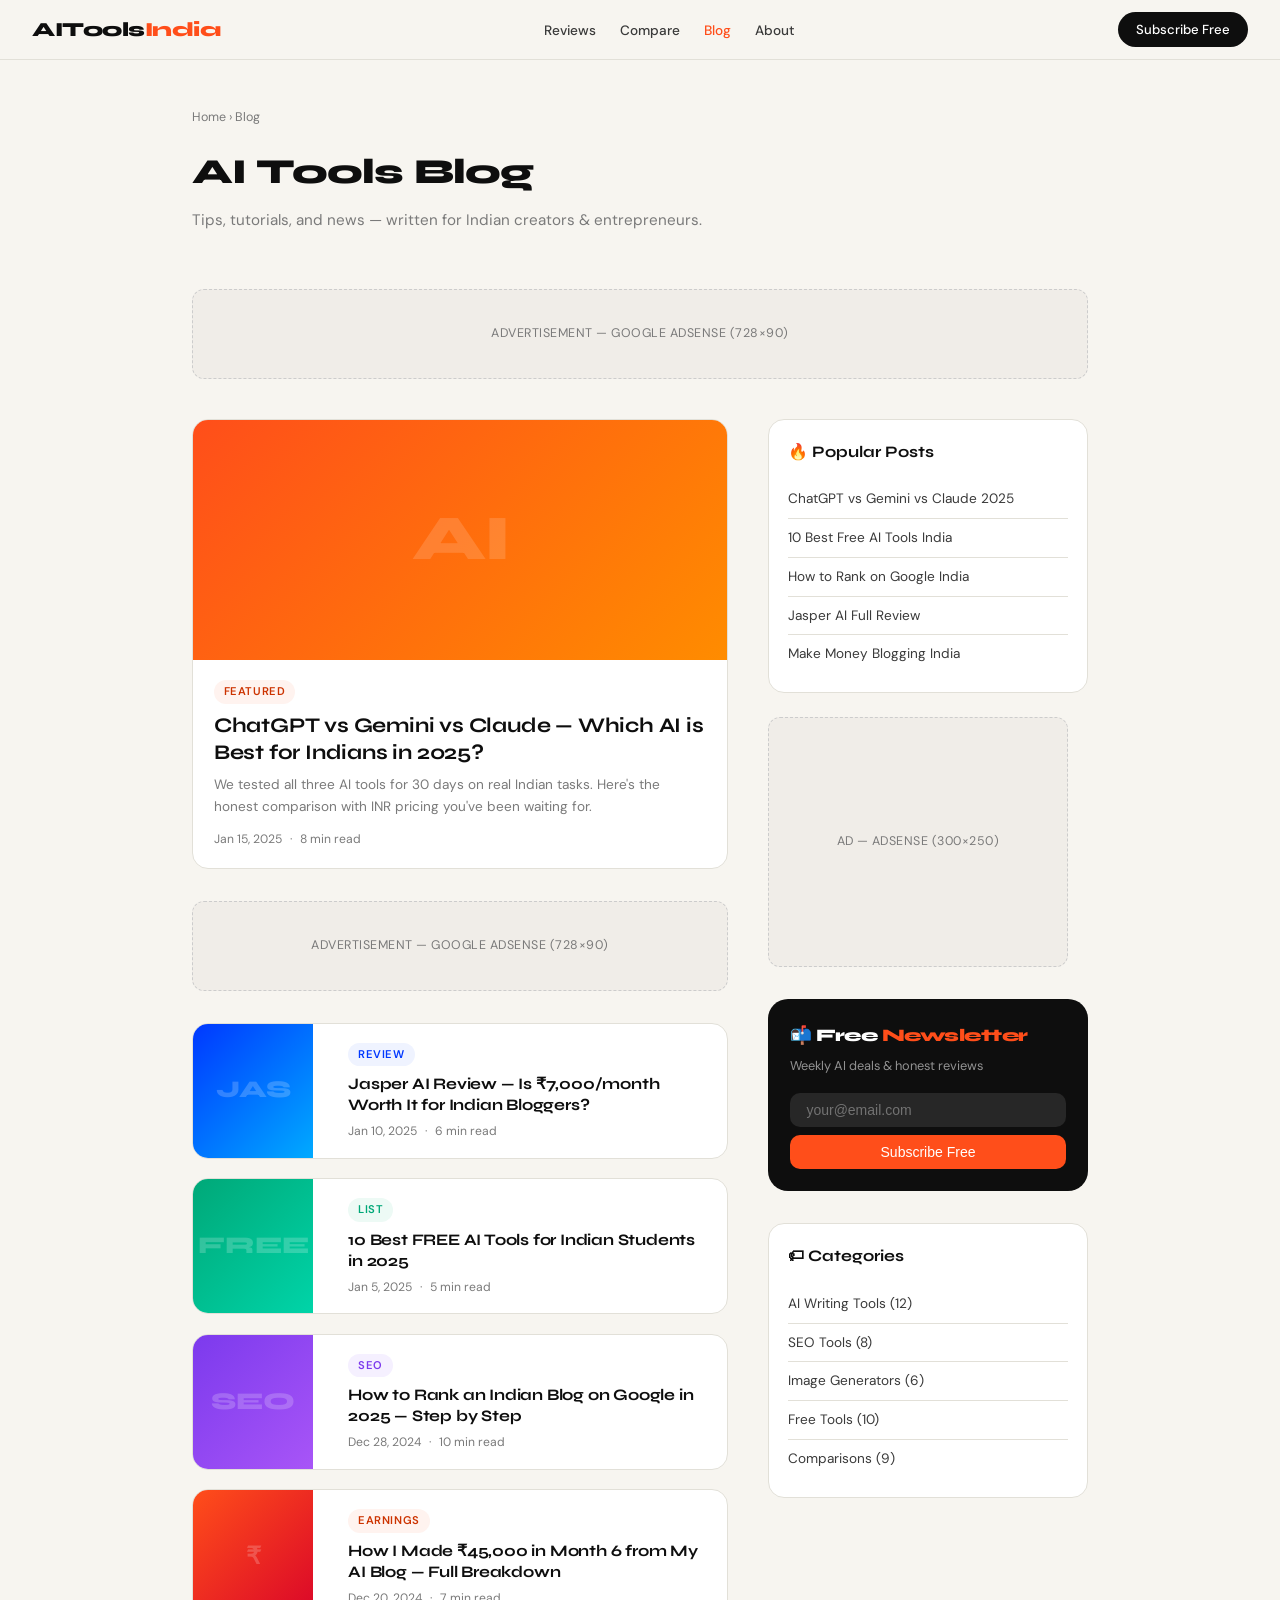
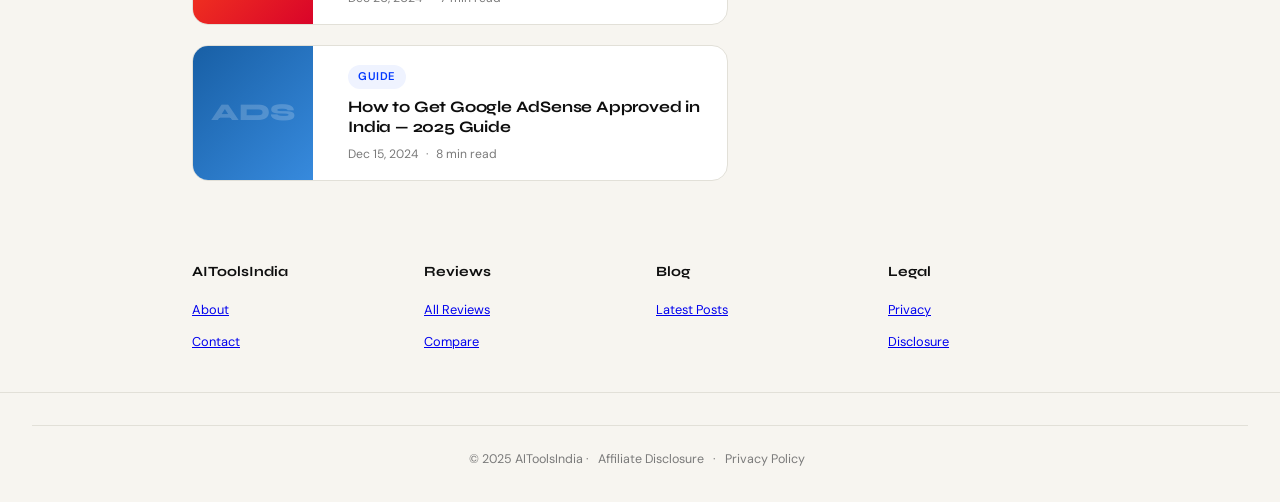
<file: aitoolsindia-website/aitoolsindia/blog.html>
<!DOCTYPE html>
<html lang="en">
<head>
<meta charset="UTF-8">
<meta name="viewport" content="width=device-width, initial-scale=1.0">
<title>Blog — AIToolsIndia</title>
<meta name="description" content="Latest AI tools tips, tutorials, and news for Indian users.">
<link href="https://fonts.googleapis.com/css2?family=Syne:wght@400;700;800&family=DM+Sans:ital,wght@0,300;0,400;0,500;1,300&display=swap" rel="stylesheet">
<link rel="stylesheet" href="css/style.css">
</head>
<body>

<nav>
  <a class="logo" href="index.html">AITools<span>India</span></a>
  <ul class="nav-links">
    <li><a href="reviews.html">Reviews</a></li>
    <li><a href="compare.html">Compare</a></li>
    <li><a href="blog.html">Blog</a></li>
    <li><a href="about.html">About</a></li>
  </ul>
  <a class="nav-cta" href="#newsletter">Subscribe Free</a>
</nav>

<div class="page-header">
  <div class="breadcrumb"><a href="index.html">Home</a> › Blog</div>
  <h1>AI Tools Blog</h1>
  <p>Tips, tutorials, and news — written for Indian creators & entrepreneurs.</p>
</div>

<div class="container">
  <div id="ad-blog-top" class="ad-banner horizontal">Advertisement — Google AdSense (728×90)</div>
</div>

<div class="page-wrap" style="padding-top:1rem;">
  <div class="two-col">
    <div>
      <!-- FEATURED POST -->
      <div style="margin-bottom:2rem;">
        <a href="article.html" class="card" style="display:block;">
          <div class="card-img" style="height:240px;background:linear-gradient(135deg,#ff4e1a,#ff8c00);font-size:4rem;">AI</div>
          <div class="card-body">
            <div class="tag">Featured</div>
            <div class="card-title" style="font-size:1.3rem;">ChatGPT vs Gemini vs Claude — Which AI is Best for Indians in 2025?</div>
            <p style="font-size:0.85rem;color:var(--muted);margin-top:0.5rem;line-height:1.6;">We tested all three AI tools for 30 days on real Indian tasks. Here's the honest comparison with INR pricing you've been waiting for.</p>
            <div class="card-meta" style="margin-top:0.8rem;"><span>Jan 15, 2025</span><span>·</span><span>8 min read</span></div>
          </div>
        </a>
      </div>

      <div id="ad-blog-mid" class="ad-banner horizontal" style="margin-bottom:2rem;">Advertisement — Google AdSense (728×90)</div>

      <!-- POST LIST -->
      <div style="display:flex;flex-direction:column;gap:1.2rem;">

        <a href="article.html" style="display:flex;gap:1.2rem;text-decoration:none;color:inherit;background:var(--card);border:1px solid var(--border);border-radius:16px;overflow:hidden;transition:transform 0.2s;" onmouseover="this.style.transform='translateX(4px)'" onmouseout="this.style.transform=''">
          <div style="width:120px;min-height:100px;background:linear-gradient(135deg,#0038ff,#00aaff);flex-shrink:0;display:flex;align-items:center;justify-content:center;font-family:'Syne',sans-serif;font-size:1.5rem;font-weight:800;color:rgba(255,255,255,0.2);">JAS</div>
          <div style="padding:1rem;">
            <div class="tag blue">Review</div>
            <div class="card-title">Jasper AI Review — Is ₹7,000/month Worth It for Indian Bloggers?</div>
            <div class="card-meta" style="margin-top:0.4rem;"><span>Jan 10, 2025</span><span>·</span><span>6 min read</span></div>
          </div>
        </a>

        <a href="article.html" style="display:flex;gap:1.2rem;text-decoration:none;color:inherit;background:var(--card);border:1px solid var(--border);border-radius:16px;overflow:hidden;transition:transform 0.2s;" onmouseover="this.style.transform='translateX(4px)'" onmouseout="this.style.transform=''">
          <div style="width:120px;min-height:100px;background:linear-gradient(135deg,#00a878,#00d4a8);flex-shrink:0;display:flex;align-items:center;justify-content:center;font-family:'Syne',sans-serif;font-size:1.5rem;font-weight:800;color:rgba(255,255,255,0.2);">FREE</div>
          <div style="padding:1rem;">
            <div class="tag green">List</div>
            <div class="card-title">10 Best FREE AI Tools for Indian Students in 2025</div>
            <div class="card-meta" style="margin-top:0.4rem;"><span>Jan 5, 2025</span><span>·</span><span>5 min read</span></div>
          </div>
        </a>

        <a href="article.html" style="display:flex;gap:1.2rem;text-decoration:none;color:inherit;background:var(--card);border:1px solid var(--border);border-radius:16px;overflow:hidden;transition:transform 0.2s;" onmouseover="this.style.transform='translateX(4px)'" onmouseout="this.style.transform=''">
          <div style="width:120px;min-height:100px;background:linear-gradient(135deg,#7c3aed,#a855f7);flex-shrink:0;display:flex;align-items:center;justify-content:center;font-family:'Syne',sans-serif;font-size:1.5rem;font-weight:800;color:rgba(255,255,255,0.2);">SEO</div>
          <div style="padding:1rem;">
            <div class="tag purple">SEO</div>
            <div class="card-title">How to Rank an Indian Blog on Google in 2025 — Step by Step</div>
            <div class="card-meta" style="margin-top:0.4rem;"><span>Dec 28, 2024</span><span>·</span><span>10 min read</span></div>
          </div>
        </a>

        <a href="article.html" style="display:flex;gap:1.2rem;text-decoration:none;color:inherit;background:var(--card);border:1px solid var(--border);border-radius:16px;overflow:hidden;transition:transform 0.2s;" onmouseover="this.style.transform='translateX(4px)'" onmouseout="this.style.transform=''">
          <div style="width:120px;min-height:100px;background:linear-gradient(135deg,#ff4e1a,#d90429);flex-shrink:0;display:flex;align-items:center;justify-content:center;font-family:'Syne',sans-serif;font-size:1.5rem;font-weight:800;color:rgba(255,255,255,0.2);">₹</div>
          <div style="padding:1rem;">
            <div class="tag">Earnings</div>
            <div class="card-title">How I Made ₹45,000 in Month 6 from My AI Blog — Full Breakdown</div>
            <div class="card-meta" style="margin-top:0.4rem;"><span>Dec 20, 2024</span><span>·</span><span>7 min read</span></div>
          </div>
        </a>

        <a href="article.html" style="display:flex;gap:1.2rem;text-decoration:none;color:inherit;background:var(--card);border:1px solid var(--border);border-radius:16px;overflow:hidden;transition:transform 0.2s;" onmouseover="this.style.transform='translateX(4px)'" onmouseout="this.style.transform=''">
          <div style="width:120px;min-height:100px;background:linear-gradient(135deg,#185FA5,#378ADD);flex-shrink:0;display:flex;align-items:center;justify-content:center;font-family:'Syne',sans-serif;font-size:1.5rem;font-weight:800;color:rgba(255,255,255,0.2);">ADS</div>
          <div style="padding:1rem;">
            <div class="tag blue">Guide</div>
            <div class="card-title">How to Get Google AdSense Approved in India — 2025 Guide</div>
            <div class="card-meta" style="margin-top:0.4rem;"><span>Dec 15, 2024</span><span>·</span><span>8 min read</span></div>
          </div>
        </a>

      </div>
    </div>

    <!-- SIDEBAR -->
    <aside>
      <div class="sidebar-widget">
        <h3>🔥 Popular Posts</h3>
        <ul class="sidebar-list">
          <li><a href="article.html">ChatGPT vs Gemini vs Claude 2025</a></li>
          <li><a href="article.html">10 Best Free AI Tools India</a></li>
          <li><a href="article.html">How to Rank on Google India</a></li>
          <li><a href="article.html">Jasper AI Full Review</a></li>
          <li><a href="article.html">Make Money Blogging India</a></li>
        </ul>
      </div>

      <div id="ad-blog-sidebar" class="ad-banner rectangle" style="margin-bottom:1.5rem;">Ad — AdSense (300×250)</div>

      <div class="newsletter" id="newsletter" style="text-align:left;padding:1.4rem;">
        <h2 style="font-size:1.1rem;margin-bottom:0.4rem;">📬 Free <span>Newsletter</span></h2>
        <p style="font-size:0.8rem;margin-bottom:1rem;">Weekly AI deals & honest reviews</p>
        <div class="email-form" style="flex-direction:column;gap:8px;">
          <input type="email" placeholder="your@email.com" style="border-radius:10px;" />
          <button type="button" style="border-radius:10px;">Subscribe Free</button>
        </div>
      </div>

      <div class="sidebar-widget" style="margin-top:1.5rem;">
        <h3>🏷 Categories</h3>
        <ul class="sidebar-list">
          <li><a href="reviews.html">AI Writing Tools (12)</a></li>
          <li><a href="reviews.html">SEO Tools (8)</a></li>
          <li><a href="reviews.html">Image Generators (6)</a></li>
          <li><a href="reviews.html">Free Tools (10)</a></li>
          <li><a href="reviews.html">Comparisons (9)</a></li>
        </ul>
      </div>
    </aside>
  </div>
</div>

<div class="footer-top">
  <div class="footer-col"><h4>AIToolsIndia</h4><ul><li><a href="about.html">About</a></li><li><a href="about.html#contact">Contact</a></li></ul></div>
  <div class="footer-col"><h4>Reviews</h4><ul><li><a href="reviews.html">All Reviews</a></li><li><a href="compare.html">Compare</a></li></ul></div>
  <div class="footer-col"><h4>Blog</h4><ul><li><a href="blog.html">Latest Posts</a></li></ul></div>
  <div class="footer-col"><h4>Legal</h4><ul><li><a href="about.html#privacy">Privacy</a></li><li><a href="about.html#affiliate">Disclosure</a></li></ul></div>
</div>
<footer>
  <div class="footer-bottom">
    <p>© 2025 AIToolsIndia · <a href="about.html#affiliate">Affiliate Disclosure</a> · <a href="about.html#privacy">Privacy Policy</a></p>
  </div>
</footer>

<script src="js/main.js"></script>
</body>
</html>
</file>
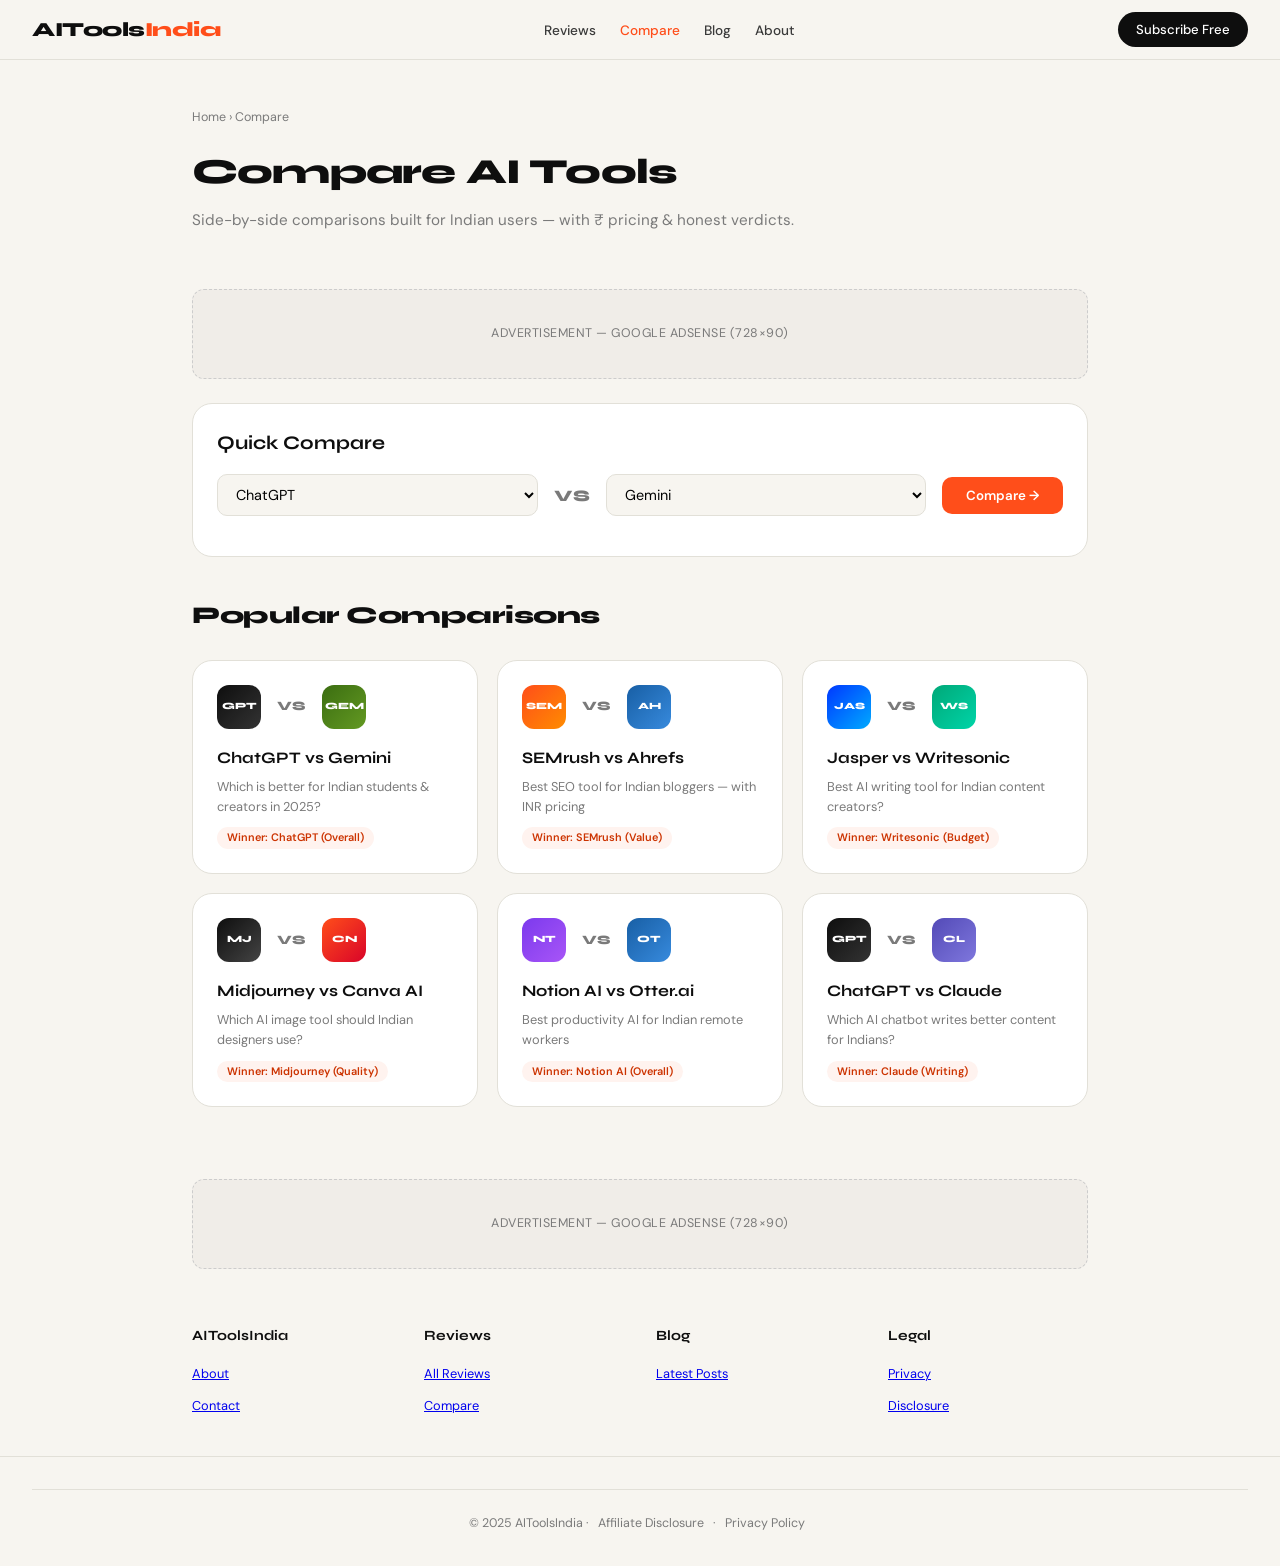
<file: aitoolsindia-website/aitoolsindia/compare.html>
<!DOCTYPE html>
<html lang="en">
<head>
<meta charset="UTF-8">
<meta name="viewport" content="width=device-width, initial-scale=1.0">
<title>Compare AI Tools — AIToolsIndia</title>
<meta name="description" content="Side-by-side AI tools comparisons for Indian users. Real INR pricing, honest ratings.">
<link href="https://fonts.googleapis.com/css2?family=Syne:wght@400;700;800&family=DM+Sans:ital,wght@0,300;0,400;0,500;1,300&display=swap" rel="stylesheet">
<link rel="stylesheet" href="css/style.css">
<style>
.compare-card {
  background: var(--card); border: 1px solid var(--border);
  border-radius: 20px; padding: 1.5rem;
  text-decoration: none; color: inherit; display: block;
  transition: transform 0.2s, border-color 0.2s;
}
.compare-card:hover { transform: translateY(-3px); border-color: var(--accent); }
.compare-vs {
  display: flex; align-items: center; gap: 1rem;
  margin-bottom: 1rem;
}
.vs-logo {
  width: 44px; height: 44px; border-radius: 12px;
  display: flex; align-items: center; justify-content: center;
  font-family: 'Syne', sans-serif; font-size: 0.6rem; font-weight: 800; color: #fff;
}
.vs-divider { font-family: 'Syne', sans-serif; font-size: 0.8rem; font-weight: 800; color: var(--muted); }
.compare-card h3 { font-family: 'Syne', sans-serif; font-size: 1rem; font-weight: 700; margin-bottom: 0.4rem; }
.compare-card p { font-size: 0.8rem; color: var(--muted); }
.winner-badge { display: inline-block; background: var(--tag-bg); color: var(--tag-fg); font-size: 0.68rem; font-weight: 600; padding: 2px 10px; border-radius: 100px; margin-top: 0.6rem; }
</style>
</head>
<body>

<nav>
  <a class="logo" href="index.html">AITools<span>India</span></a>
  <ul class="nav-links">
    <li><a href="reviews.html">Reviews</a></li>
    <li><a href="compare.html">Compare</a></li>
    <li><a href="blog.html">Blog</a></li>
    <li><a href="about.html">About</a></li>
  </ul>
  <a class="nav-cta" href="index.html#newsletter">Subscribe Free</a>
</nav>

<div class="page-header">
  <div class="breadcrumb"><a href="index.html">Home</a> › Compare</div>
  <h1>Compare AI Tools</h1>
  <p>Side-by-side comparisons built for Indian users — with ₹ pricing & honest verdicts.</p>
</div>

<div class="container">
  <div id="ad-compare-top" class="ad-banner horizontal">Advertisement — Google AdSense (728×90)</div>
</div>

<!-- QUICK COMPARE TOOL -->
<div class="container" style="margin: 1.5rem auto;">
  <div style="background:var(--card);border:1px solid var(--border);border-radius:20px;padding:1.5rem;">
    <h2 style="font-family:'Syne',sans-serif;font-size:1.2rem;font-weight:700;margin-bottom:1rem;">Quick Compare</h2>
    <div style="display:grid;grid-template-columns:1fr auto 1fr auto;gap:1rem;align-items:center;margin-bottom:1rem;">
      <select id="tool1" style="padding:10px 14px;border-radius:10px;border:1.5px solid var(--border);background:var(--surface);font-family:'DM Sans',sans-serif;font-size:0.9rem;">
        <option value="chatgpt">ChatGPT</option>
        <option value="gemini">Gemini</option>
        <option value="claude">Claude</option>
        <option value="jasper">Jasper AI</option>
        <option value="semrush">SEMrush</option>
        <option value="writesonic">Writesonic</option>
      </select>
      <div style="font-family:'Syne',sans-serif;font-weight:800;color:var(--muted);">VS</div>
      <select id="tool2" style="padding:10px 14px;border-radius:10px;border:1.5px solid var(--border);background:var(--surface);font-family:'DM Sans',sans-serif;font-size:0.9rem;">
        <option value="gemini">Gemini</option>
        <option value="chatgpt">ChatGPT</option>
        <option value="claude">Claude</option>
        <option value="jasper">Jasper AI</option>
        <option value="semrush">SEMrush</option>
        <option value="writesonic">Writesonic</option>
      </select>
      <button onclick="runCompare()" style="padding:10px 24px;border-radius:10px;background:var(--accent);color:#fff;border:none;font-family:'DM Sans',sans-serif;font-weight:600;cursor:pointer;">Compare →</button>
    </div>
    <div id="compare-result" style="display:none;margin-top:1rem;padding-top:1rem;border-top:1px solid var(--border);">
      <p style="font-size:0.9rem;color:var(--ink2);" id="compare-text"></p>
    </div>
  </div>
</div>

<!-- COMPARE CARDS GRID -->
<section class="page-wrap" style="padding-top:1rem;">
  <div class="section-header">
    <div class="section-title">Popular Comparisons</div>
  </div>
  <div class="cards-grid">

    <a href="article.html" class="compare-card">
      <div class="compare-vs">
        <div class="vs-logo" style="background:linear-gradient(135deg,#0e0e0e,#333);">GPT</div>
        <div class="vs-divider">VS</div>
        <div class="vs-logo" style="background:linear-gradient(135deg,#3B6D11,#639922);">GEM</div>
      </div>
      <h3>ChatGPT vs Gemini</h3>
      <p>Which is better for Indian students & creators in 2025?</p>
      <div class="winner-badge">Winner: ChatGPT (Overall)</div>
    </a>

    <a href="article.html" class="compare-card">
      <div class="compare-vs">
        <div class="vs-logo" style="background:linear-gradient(135deg,#ff4e1a,#ff8c00);">SEM</div>
        <div class="vs-divider">VS</div>
        <div class="vs-logo" style="background:linear-gradient(135deg,#185FA5,#378ADD);">AH</div>
      </div>
      <h3>SEMrush vs Ahrefs</h3>
      <p>Best SEO tool for Indian bloggers — with INR pricing</p>
      <div class="winner-badge">Winner: SEMrush (Value)</div>
    </a>

    <a href="article.html" class="compare-card">
      <div class="compare-vs">
        <div class="vs-logo" style="background:linear-gradient(135deg,#0038ff,#00aaff);">JAS</div>
        <div class="vs-divider">VS</div>
        <div class="vs-logo" style="background:linear-gradient(135deg,#00a878,#00d4a8);">WS</div>
      </div>
      <h3>Jasper vs Writesonic</h3>
      <p>Best AI writing tool for Indian content creators?</p>
      <div class="winner-badge">Winner: Writesonic (Budget)</div>
    </a>

    <a href="article.html" class="compare-card">
      <div class="compare-vs">
        <div class="vs-logo" style="background:linear-gradient(135deg,#0e0e0e,#444);">MJ</div>
        <div class="vs-divider">VS</div>
        <div class="vs-logo" style="background:linear-gradient(135deg,#ff4e1a,#d90429);">CN</div>
      </div>
      <h3>Midjourney vs Canva AI</h3>
      <p>Which AI image tool should Indian designers use?</p>
      <div class="winner-badge">Winner: Midjourney (Quality)</div>
    </a>

    <a href="article.html" class="compare-card">
      <div class="compare-vs">
        <div class="vs-logo" style="background:linear-gradient(135deg,#7c3aed,#a855f7);">NT</div>
        <div class="vs-divider">VS</div>
        <div class="vs-logo" style="background:linear-gradient(135deg,#185FA5,#378ADD);">OT</div>
      </div>
      <h3>Notion AI vs Otter.ai</h3>
      <p>Best productivity AI for Indian remote workers</p>
      <div class="winner-badge">Winner: Notion AI (Overall)</div>
    </a>

    <a href="article.html" class="compare-card">
      <div class="compare-vs">
        <div class="vs-logo" style="background:linear-gradient(135deg,#0e0e0e,#333);">GPT</div>
        <div class="vs-divider">VS</div>
        <div class="vs-logo" style="background:linear-gradient(135deg,#534AB7,#7F77DD);">CL</div>
      </div>
      <h3>ChatGPT vs Claude</h3>
      <p>Which AI chatbot writes better content for Indians?</p>
      <div class="winner-badge">Winner: Claude (Writing)</div>
    </a>

  </div>
</section>

<div class="container">
  <div id="ad-compare-bottom" class="ad-banner horizontal">Advertisement — Google AdSense (728×90)</div>
</div>

<div class="footer-top">
  <div class="footer-col"><h4>AIToolsIndia</h4><ul><li><a href="about.html">About</a></li><li><a href="about.html#contact">Contact</a></li></ul></div>
  <div class="footer-col"><h4>Reviews</h4><ul><li><a href="reviews.html">All Reviews</a></li><li><a href="compare.html">Compare</a></li></ul></div>
  <div class="footer-col"><h4>Blog</h4><ul><li><a href="blog.html">Latest Posts</a></li></ul></div>
  <div class="footer-col"><h4>Legal</h4><ul><li><a href="about.html#privacy">Privacy</a></li><li><a href="about.html#affiliate">Disclosure</a></li></ul></div>
</div>
<footer>
  <div class="footer-bottom">
    <p>© 2025 AIToolsIndia · <a href="about.html#affiliate">Affiliate Disclosure</a> · <a href="about.html#privacy">Privacy Policy</a></p>
  </div>
</footer>

<script src="js/main.js"></script>
<script>
const toolData = {
  chatgpt: { name: 'ChatGPT', price: '₹1,650/mo', best: 'coding & plugins', score: 9.1 },
  gemini: { name: 'Gemini', price: '₹850/mo', best: 'Google Workspace & Hindi', score: 8.0 },
  claude: { name: 'Claude', price: '₹1,650/mo', best: 'creative writing', score: 8.9 },
  jasper: { name: 'Jasper AI', price: '~₹7,000/mo', best: 'marketing content', score: 9.0 },
  semrush: { name: 'SEMrush', price: '~₹9,000/mo', best: 'SEO & competitor analysis', score: 8.8 },
  writesonic: { name: 'Writesonic', price: '~₹1,500/mo', best: 'budget AI writing', score: 8.2 },
};
function runCompare() {
  const t1 = toolData[document.getElementById('tool1').value];
  const t2 = toolData[document.getElementById('tool2').value];
  const winner = t1.score >= t2.score ? t1 : t2;
  document.getElementById('compare-result').style.display = 'block';
  document.getElementById('compare-text').innerHTML =
    `<strong>${t1.name}</strong> (${t1.price}, best for ${t1.best}, score: ${t1.score}) vs <strong>${t2.name}</strong> (${t2.price}, best for ${t2.best}, score: ${t2.score}). <br><br>🏆 <strong>Our pick: ${winner.name}</strong> — scores higher overall. <a href="article.html" style="color:var(--accent)">Read full comparison →</a>`;
}
</script>
</body>
</html>
</file>
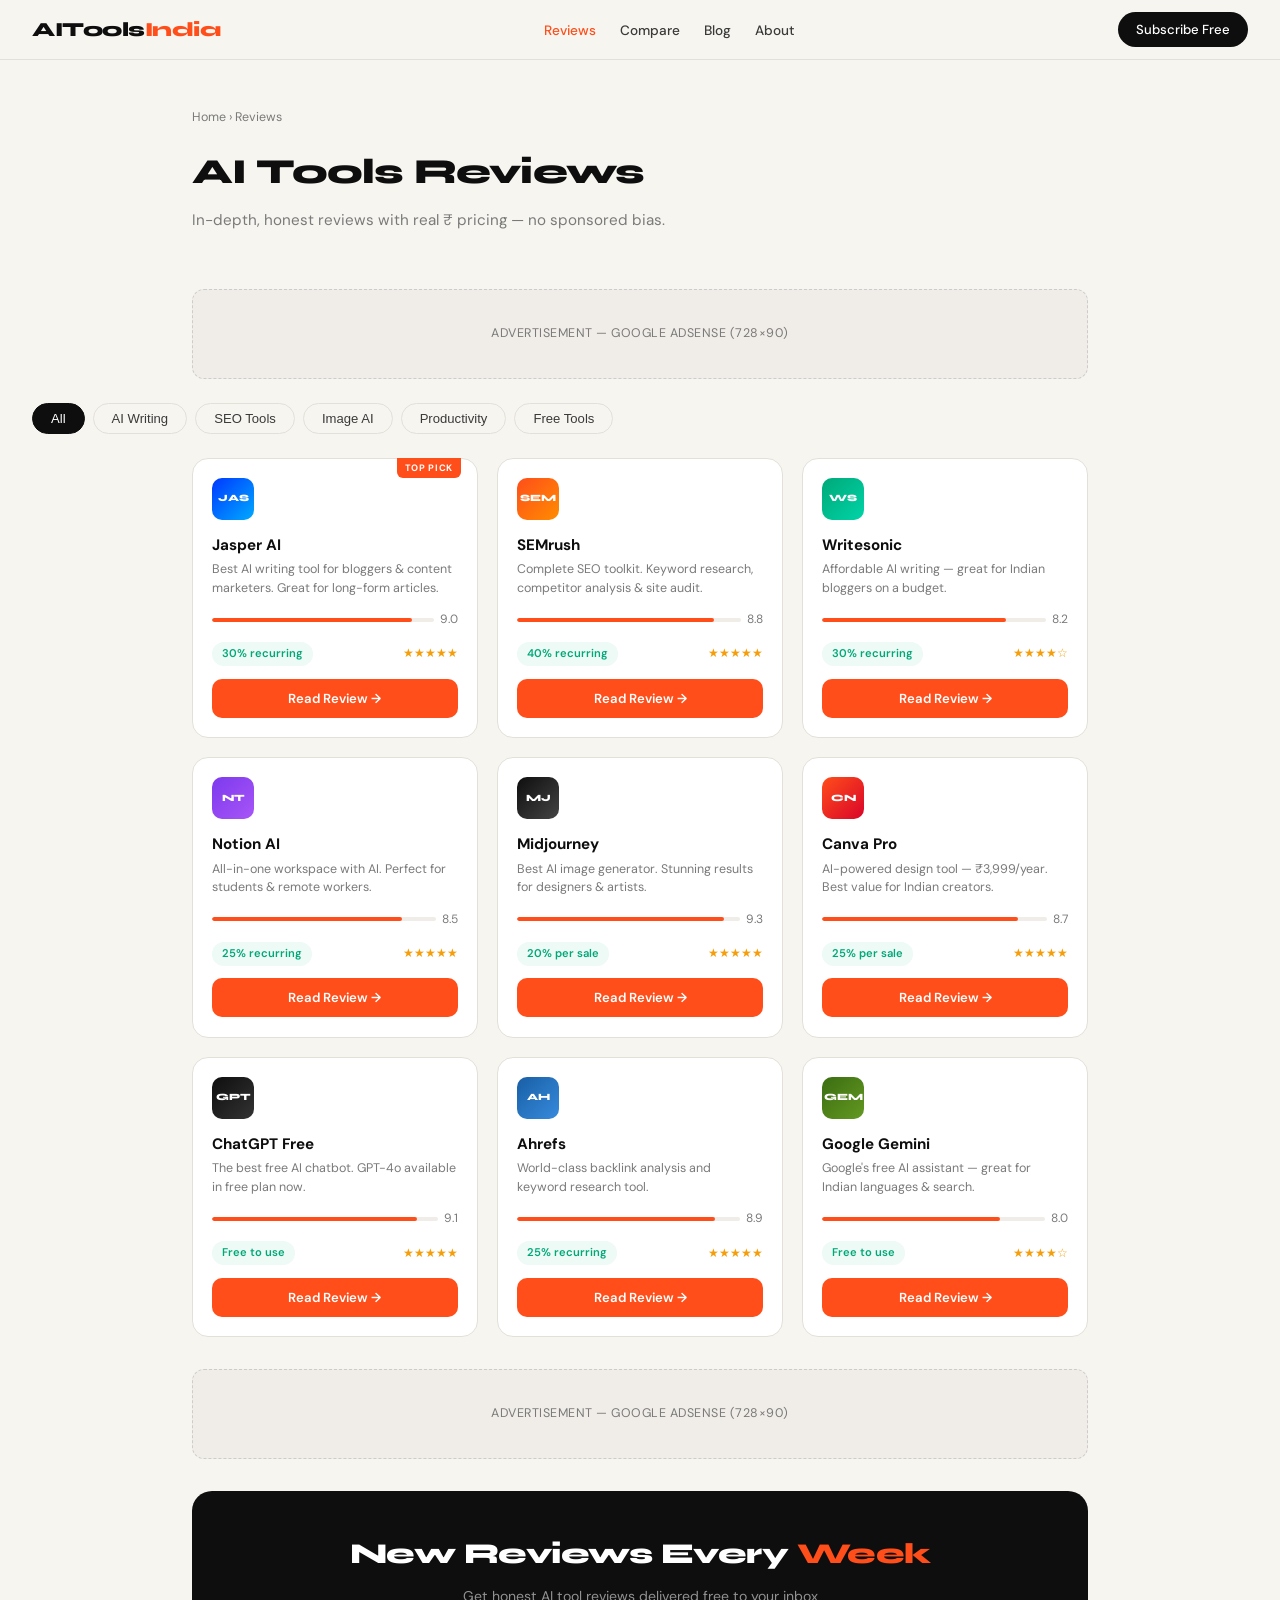
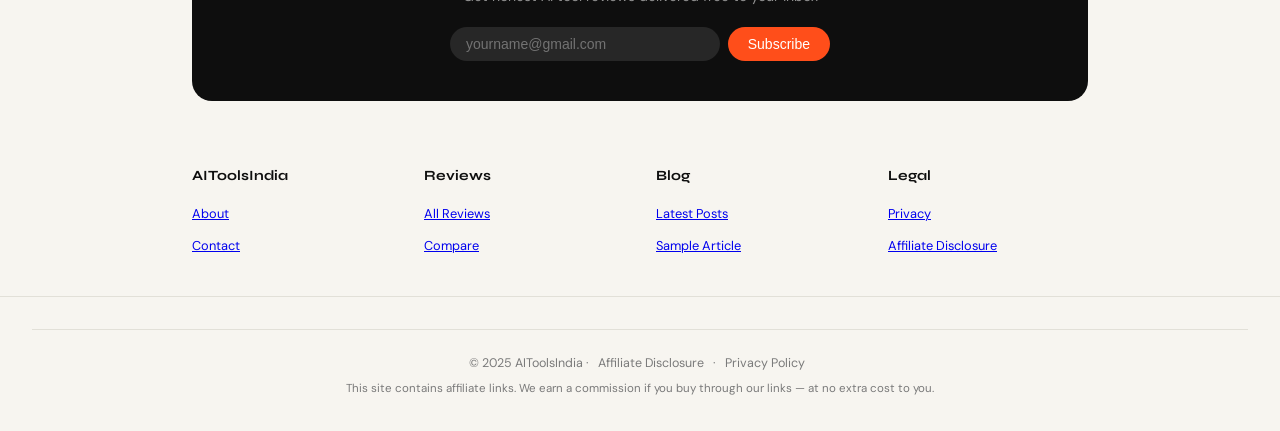
<file: aitoolsindia-website/aitoolsindia/reviews.html>
<!DOCTYPE html>
<html lang="en">
<head>
<meta charset="UTF-8">
<meta name="viewport" content="width=device-width, initial-scale=1.0">
<title>AI Tools Reviews — AIToolsIndia</title>
<meta name="description" content="Honest, in-depth AI tool reviews with real INR pricing for Indian users. Find the best AI tools for writing, SEO, design & more.">
<link href="https://fonts.googleapis.com/css2?family=Syne:wght@400;700;800&family=DM+Sans:ital,wght@0,300;0,400;0,500;1,300&display=swap" rel="stylesheet">
<link rel="stylesheet" href="css/style.css">
</head>
<body>

<nav>
  <a class="logo" href="index.html">AITools<span>India</span></a>
  <ul class="nav-links">
    <li><a href="reviews.html">Reviews</a></li>
    <li><a href="compare.html">Compare</a></li>
    <li><a href="blog.html">Blog</a></li>
    <li><a href="about.html">About</a></li>
  </ul>
  <a class="nav-cta" href="index.html#newsletter">Subscribe Free</a>
</nav>

<div class="page-header">
  <div class="breadcrumb"><a href="index.html">Home</a> › Reviews</div>
  <h1>AI Tools Reviews</h1>
  <p>In-depth, honest reviews with real ₹ pricing — no sponsored bias.</p>
</div>

<!-- TOP AD -->
<div class="container">
  <div id="ad-reviews-top" class="ad-banner horizontal">Advertisement — Google AdSense (728×90)</div>
</div>

<!-- FILTER TABS -->
<div class="container" style="margin: 1rem 0;">
  <div style="display:flex;gap:8px;flex-wrap:wrap;" id="filter-tabs">
    <button class="filter-btn active" data-cat="all" style="padding:7px 18px;border-radius:100px;border:1.5px solid var(--ink);background:var(--ink);color:#fff;font-size:0.82rem;font-weight:500;cursor:pointer;">All</button>
    <button class="filter-btn" data-cat="writing" style="padding:7px 18px;border-radius:100px;border:1.5px solid var(--border);background:transparent;color:var(--ink2);font-size:0.82rem;font-weight:500;cursor:pointer;">AI Writing</button>
    <button class="filter-btn" data-cat="seo" style="padding:7px 18px;border-radius:100px;border:1.5px solid var(--border);background:transparent;color:var(--ink2);font-size:0.82rem;font-weight:500;cursor:pointer;">SEO Tools</button>
    <button class="filter-btn" data-cat="image" style="padding:7px 18px;border-radius:100px;border:1.5px solid var(--border);background:transparent;color:var(--ink2);font-size:0.82rem;font-weight:500;cursor:pointer;">Image AI</button>
    <button class="filter-btn" data-cat="productivity" style="padding:7px 18px;border-radius:100px;border:1.5px solid var(--border);background:transparent;color:var(--ink2);font-size:0.82rem;font-weight:500;cursor:pointer;">Productivity</button>
    <button class="filter-btn" data-cat="free" style="padding:7px 18px;border-radius:100px;border:1.5px solid var(--border);background:transparent;color:var(--ink2);font-size:0.82rem;font-weight:500;cursor:pointer;">Free Tools</button>
  </div>
</div>

<!-- TOOLS GRID -->
<div class="container" style="margin: 1.5rem auto 2rem;" id="tools-container">
  <div style="display:grid;grid-template-columns:repeat(3,1fr);gap:1.2rem;" id="tools-grid">

    <div class="tool-card top-pick" data-cat="writing">
      <div class="tool-logo" style="background:linear-gradient(135deg,#0038ff,#00aaff);">JAS</div>
      <div class="tool-name">Jasper AI</div>
      <div class="tool-desc">Best AI writing tool for bloggers & content marketers. Great for long-form articles.</div>
      <div class="rating-row"><div class="rating-bar"><div class="rating-fill" style="width:90%"></div></div><span style="font-size:0.75rem;color:var(--muted)">9.0</span></div>
      <div class="tool-footer"><span class="commission">30% recurring</span><span class="stars">★★★★★</span></div>
      <a href="article.html" class="tool-btn">Read Review →</a>
    </div>

    <div class="tool-card" data-cat="seo">
      <div class="tool-logo" style="background:linear-gradient(135deg,#ff4e1a,#ff8c00);">SEM</div>
      <div class="tool-name">SEMrush</div>
      <div class="tool-desc">Complete SEO toolkit. Keyword research, competitor analysis & site audit.</div>
      <div class="rating-row"><div class="rating-bar"><div class="rating-fill" style="width:88%"></div></div><span style="font-size:0.75rem;color:var(--muted)">8.8</span></div>
      <div class="tool-footer"><span class="commission">40% recurring</span><span class="stars">★★★★★</span></div>
      <a href="article.html" class="tool-btn">Read Review →</a>
    </div>

    <div class="tool-card" data-cat="writing">
      <div class="tool-logo" style="background:linear-gradient(135deg,#00a878,#00d4a8);">WS</div>
      <div class="tool-name">Writesonic</div>
      <div class="tool-desc">Affordable AI writing — great for Indian bloggers on a budget.</div>
      <div class="rating-row"><div class="rating-bar"><div class="rating-fill" style="width:82%"></div></div><span style="font-size:0.75rem;color:var(--muted)">8.2</span></div>
      <div class="tool-footer"><span class="commission">30% recurring</span><span class="stars">★★★★☆</span></div>
      <a href="article.html" class="tool-btn">Read Review →</a>
    </div>

    <div class="tool-card" data-cat="productivity">
      <div class="tool-logo" style="background:linear-gradient(135deg,#7c3aed,#a855f7);">NT</div>
      <div class="tool-name">Notion AI</div>
      <div class="tool-desc">All-in-one workspace with AI. Perfect for students & remote workers.</div>
      <div class="rating-row"><div class="rating-bar"><div class="rating-fill" style="width:85%"></div></div><span style="font-size:0.75rem;color:var(--muted)">8.5</span></div>
      <div class="tool-footer"><span class="commission">25% recurring</span><span class="stars">★★★★★</span></div>
      <a href="article.html" class="tool-btn">Read Review →</a>
    </div>

    <div class="tool-card" data-cat="image">
      <div class="tool-logo" style="background:linear-gradient(135deg,#0e0e0e,#444);">MJ</div>
      <div class="tool-name">Midjourney</div>
      <div class="tool-desc">Best AI image generator. Stunning results for designers & artists.</div>
      <div class="rating-row"><div class="rating-bar"><div class="rating-fill" style="width:93%"></div></div><span style="font-size:0.75rem;color:var(--muted)">9.3</span></div>
      <div class="tool-footer"><span class="commission">20% per sale</span><span class="stars">★★★★★</span></div>
      <a href="article.html" class="tool-btn">Read Review →</a>
    </div>

    <div class="tool-card" data-cat="image productivity">
      <div class="tool-logo" style="background:linear-gradient(135deg,#ff4e1a,#d90429);">CN</div>
      <div class="tool-name">Canva Pro</div>
      <div class="tool-desc">AI-powered design tool — ₹3,999/year. Best value for Indian creators.</div>
      <div class="rating-row"><div class="rating-bar"><div class="rating-fill" style="width:87%"></div></div><span style="font-size:0.75rem;color:var(--muted)">8.7</span></div>
      <div class="tool-footer"><span class="commission">25% per sale</span><span class="stars">★★★★★</span></div>
      <a href="article.html" class="tool-btn">Read Review →</a>
    </div>

    <div class="tool-card" data-cat="free writing">
      <div class="tool-logo" style="background:linear-gradient(135deg,#0e0e0e,#333);">GPT</div>
      <div class="tool-name">ChatGPT Free</div>
      <div class="tool-desc">The best free AI chatbot. GPT-4o available in free plan now.</div>
      <div class="rating-row"><div class="rating-bar"><div class="rating-fill" style="width:91%"></div></div><span style="font-size:0.75rem;color:var(--muted)">9.1</span></div>
      <div class="tool-footer"><span class="commission">Free to use</span><span class="stars">★★★★★</span></div>
      <a href="article.html" class="tool-btn">Read Review →</a>
    </div>

    <div class="tool-card" data-cat="seo free">
      <div class="tool-logo" style="background:linear-gradient(135deg,#185FA5,#378ADD);">AH</div>
      <div class="tool-name">Ahrefs</div>
      <div class="tool-desc">World-class backlink analysis and keyword research tool.</div>
      <div class="rating-row"><div class="rating-bar"><div class="rating-fill" style="width:89%"></div></div><span style="font-size:0.75rem;color:var(--muted)">8.9</span></div>
      <div class="tool-footer"><span class="commission">25% recurring</span><span class="stars">★★★★★</span></div>
      <a href="article.html" class="tool-btn">Read Review →</a>
    </div>

    <div class="tool-card" data-cat="free productivity">
      <div class="tool-logo" style="background:linear-gradient(135deg,#3B6D11,#639922);">GEM</div>
      <div class="tool-name">Google Gemini</div>
      <div class="tool-desc">Google's free AI assistant — great for Indian languages & search.</div>
      <div class="rating-row"><div class="rating-bar"><div class="rating-fill" style="width:80%"></div></div><span style="font-size:0.75rem;color:var(--muted)">8.0</span></div>
      <div class="tool-footer"><span class="commission">Free to use</span><span class="stars">★★★★☆</span></div>
      <a href="article.html" class="tool-btn">Read Review →</a>
    </div>

  </div>
</div>

<!-- MID AD -->
<div class="container">
  <div id="ad-reviews-mid" class="ad-banner horizontal">Advertisement — Google AdSense (728×90)</div>
</div>

<!-- NEWSLETTER -->
<div class="container" style="margin: 2rem auto;">
  <div class="newsletter">
    <h2>New Reviews Every <span>Week</span></h2>
    <p>Get honest AI tool reviews delivered free to your inbox</p>
    <div class="email-form">
      <input type="email" placeholder="yourname@gmail.com" />
      <button type="button">Subscribe</button>
    </div>
  </div>
</div>

<div class="footer-top">
  <div class="footer-col"><h4>AIToolsIndia</h4><ul><li><a href="about.html">About</a></li><li><a href="about.html#contact">Contact</a></li></ul></div>
  <div class="footer-col"><h4>Reviews</h4><ul><li><a href="reviews.html">All Reviews</a></li><li><a href="compare.html">Compare</a></li></ul></div>
  <div class="footer-col"><h4>Blog</h4><ul><li><a href="blog.html">Latest Posts</a></li><li><a href="article.html">Sample Article</a></li></ul></div>
  <div class="footer-col"><h4>Legal</h4><ul><li><a href="about.html#privacy">Privacy</a></li><li><a href="about.html#affiliate">Affiliate Disclosure</a></li></ul></div>
</div>
<footer>
  <div class="footer-bottom">
    <p>© 2025 AIToolsIndia · <a href="about.html#affiliate">Affiliate Disclosure</a> · <a href="about.html#privacy">Privacy Policy</a></p>
    <p style="margin-top:6px;font-size:0.72rem;">This site contains affiliate links. We earn a commission if you buy through our links — at no extra cost to you.</p>
  </div>
</footer>

<script src="js/main.js"></script>
<script>
// Filter functionality
const btns = document.querySelectorAll('.filter-btn');
const cards = document.querySelectorAll('#tools-grid .tool-card');
btns.forEach(btn => {
  btn.addEventListener('click', () => {
    btns.forEach(b => { b.style.background = 'transparent'; b.style.color = 'var(--ink2)'; b.style.borderColor = 'var(--border)'; });
    btn.style.background = 'var(--ink)'; btn.style.color = '#fff'; btn.style.borderColor = 'var(--ink)';
    const cat = btn.dataset.cat;
    cards.forEach(card => {
      card.style.display = (cat === 'all' || card.dataset.cat.includes(cat)) ? 'block' : 'none';
    });
  });
});
</script>
</body>
</html>
</file>
<file: aitoolsindia-website/aitoolsindia/css/style.css>
*, *::before, *::after { box-sizing: border-box; margin: 0; padding: 0; }
:root {
  --ink: #0e0e0e;
  --ink2: #3a3a3a;
  --muted: #7a7a7a;
  --surface: #f7f5f0;
  --card: #ffffff;
  --accent: #ff4e1a;
  --accent2: #0038ff;
  --border: #e2e0d8;
  --tag-bg: #fff3ef;
  --tag-fg: #cc3300;
  --green: #00a878;
  --green-bg: #edfaf5;
}
html { scroll-behavior: smooth; }
body {
  font-family: 'DM Sans', sans-serif;
  background: var(--surface);
  color: var(--ink);
  font-size: 16px;
  line-height: 1.6;
}

/* ---- ADSENSE PLACEHOLDER ---- */
.ad-banner {
  background: #f0ede8;
  border: 1.5px dashed #ccc;
  border-radius: 12px;
  display: flex;
  align-items: center;
  justify-content: center;
  color: var(--muted);
  font-size: 0.78rem;
  letter-spacing: 0.04em;
  text-transform: uppercase;
}
.ad-banner.horizontal { width: 100%; height: 90px; margin: 1.5rem 0; }
.ad-banner.rectangle { width: 300px; height: 250px; }
.ad-banner.leaderboard { width: 100%; height: 90px; }

/* ---- NAV ---- */
nav {
  position: sticky; top: 0; z-index: 100;
  background: rgba(247,245,240,0.95);
  backdrop-filter: blur(12px);
  border-bottom: 1px solid var(--border);
  padding: 0 2rem;
  display: flex; align-items: center; justify-content: space-between;
  height: 60px;
}
.logo {
  font-family: 'Syne', sans-serif;
  font-weight: 800; font-size: 1.25rem;
  letter-spacing: -0.5px; color: var(--ink);
  text-decoration: none;
}
.logo span { color: var(--accent); }
.nav-links { display: flex; gap: 1.5rem; list-style: none; }
.nav-links a {
  font-size: 0.85rem; font-weight: 500;
  color: var(--ink2); text-decoration: none;
  transition: color 0.2s;
}
.nav-links a:hover, .nav-links a.active { color: var(--accent); }
.nav-cta {
  background: var(--ink); color: #fff;
  padding: 7px 18px; border-radius: 100px;
  font-size: 0.82rem; font-weight: 500;
  text-decoration: none; transition: background 0.2s;
}
.nav-cta:hover { background: var(--accent); }

/* ---- TICKER ---- */
.ticker {
  background: var(--ink); color: #fff;
  padding: 9px 0; overflow: hidden; white-space: nowrap;
}
.ticker-inner {
  display: inline-block;
  animation: ticker 25s linear infinite;
  font-size: 0.78rem; font-weight: 500; letter-spacing: 0.04em;
}
@keyframes ticker { from { transform: translateX(0); } to { transform: translateX(-50%); } }
.ticker-sep { color: var(--accent); margin: 0 1.5rem; }

/* ---- LAYOUT ---- */
.container { max-width: 960px; margin: 0 auto; padding: 0 2rem; }
.page-wrap { max-width: 960px; margin: 0 auto; padding: 3rem 2rem; }
.two-col { display: grid; grid-template-columns: 1fr 320px; gap: 2.5rem; align-items: start; }

/* ---- SECTION ---- */
.section-header { display: flex; align-items: baseline; justify-content: space-between; margin-bottom: 1.5rem; }
.section-title { font-family: 'Syne', sans-serif; font-size: 1.5rem; font-weight: 800; letter-spacing: -0.5px; }
.see-all { font-size: 0.82rem; color: var(--accent); text-decoration: none; font-weight: 500; }

/* ---- CARDS ---- */
.card {
  background: var(--card); border: 1px solid var(--border);
  border-radius: 16px; overflow: hidden;
  text-decoration: none; color: inherit;
  display: block; transition: transform 0.2s, box-shadow 0.2s;
}
.card:hover { transform: translateY(-3px); box-shadow: 0 12px 32px rgba(0,0,0,0.07); }
.card-img {
  height: 180px;
  display: flex; align-items: center; justify-content: center;
  font-family: 'Syne', sans-serif; font-size: 2.5rem; font-weight: 800;
  color: rgba(255,255,255,0.15); letter-spacing: -2px;
}
.card-body { padding: 1.1rem 1.3rem; }
.tag {
  display: inline-block;
  font-size: 0.7rem; font-weight: 600;
  padding: 3px 10px; border-radius: 100px;
  margin-bottom: 0.5rem;
  letter-spacing: 0.05em; text-transform: uppercase;
  background: var(--tag-bg); color: var(--tag-fg);
}
.tag.blue { background: #eff3ff; color: #0038ff; }
.tag.green { background: var(--green-bg); color: var(--green); }
.tag.purple { background: #f5f0ff; color: #7c3aed; }
.card-title { font-family: 'Syne', sans-serif; font-size: 1rem; font-weight: 700; line-height: 1.3; margin-bottom: 0.4rem; letter-spacing: -0.2px; }
.card-meta { font-size: 0.76rem; color: var(--muted); display: flex; gap: 8px; }
.cards-grid { display: grid; grid-template-columns: repeat(3, 1fr); gap: 1.2rem; }
.cards-grid-2 { display: grid; grid-template-columns: repeat(2, 1fr); gap: 1.2rem; }

/* ---- TOOL CARD ---- */
.tool-card {
  background: var(--card); border: 1px solid var(--border);
  border-radius: 16px; padding: 1.2rem;
  position: relative; transition: transform 0.2s, border-color 0.2s;
}
.tool-card:hover { transform: translateY(-2px); border-color: var(--accent); }
.tool-card.top-pick::before {
  content: 'TOP PICK';
  position: absolute; top: -1px; right: 16px;
  background: var(--accent); color: #fff;
  font-size: 0.58rem; font-weight: 700;
  padding: 3px 8px; border-radius: 0 0 6px 6px;
  letter-spacing: 0.07em;
}
.tool-logo {
  width: 42px; height: 42px; border-radius: 10px;
  display: flex; align-items: center; justify-content: center;
  font-family: 'Syne', sans-serif; font-size: 0.6rem; font-weight: 800;
  color: #fff; margin-bottom: 0.8rem;
}
.tool-name { font-weight: 700; font-size: 0.95rem; margin-bottom: 3px; }
.tool-desc { font-size: 0.78rem; color: var(--muted); line-height: 1.5; margin-bottom: 0.8rem; }
.rating-row { display: flex; align-items: center; gap: 6px; margin-bottom: 0.8rem; }
.rating-bar { flex: 1; height: 4px; background: #f0ede8; border-radius: 2px; overflow: hidden; }
.rating-fill { height: 100%; background: var(--accent); border-radius: 2px; }
.tool-footer { display: flex; align-items: center; justify-content: space-between; }
.commission { font-size: 0.7rem; font-weight: 600; background: var(--green-bg); color: var(--green); padding: 3px 10px; border-radius: 100px; }
.stars { color: #f59e0b; font-size: 0.75rem; }
.tool-btn {
  display: block; text-align: center;
  background: var(--accent); color: #fff;
  padding: 9px; border-radius: 10px;
  font-size: 0.82rem; font-weight: 600;
  text-decoration: none; margin-top: 0.8rem;
  transition: opacity 0.2s;
}
.tool-btn:hover { opacity: 0.85; }

/* ---- HERO ---- */
.hero { padding: 4rem 2rem 3rem; max-width: 960px; margin: 0 auto; display: grid; grid-template-columns: 1fr 1fr; gap: 3rem; align-items: center; }
.hero-label { display: inline-flex; align-items: center; gap: 6px; background: var(--tag-bg); color: var(--tag-fg); font-size: 0.72rem; font-weight: 600; padding: 4px 12px; border-radius: 100px; margin-bottom: 1rem; border: 1px solid #ffd0c0; letter-spacing: 0.05em; text-transform: uppercase; }
.hero h1 { font-family: 'Syne', sans-serif; font-size: 2.8rem; font-weight: 800; line-height: 1.08; letter-spacing: -1.5px; margin-bottom: 1rem; }
.hero h1 span { color: var(--accent); }
.hero p { font-size: 1rem; color: var(--ink2); font-weight: 300; line-height: 1.7; margin-bottom: 1.5rem; }
.hero-btns { display: flex; gap: 12px; flex-wrap: wrap; }
.btn-primary { background: var(--accent); color: #fff; padding: 10px 24px; border-radius: 100px; font-size: 0.875rem; font-weight: 500; text-decoration: none; transition: opacity 0.2s; display: inline-block; }
.btn-primary:hover { opacity: 0.85; }
.btn-outline { background: transparent; color: var(--ink); padding: 10px 24px; border-radius: 100px; font-size: 0.875rem; font-weight: 500; text-decoration: none; border: 1.5px solid var(--ink); transition: background 0.15s; display: inline-block; }
.btn-outline:hover { background: var(--ink); color: #fff; }
.stat-card { background: var(--card); border: 1px solid var(--border); border-radius: 14px; padding: 1.1rem 1.3rem; border-left: 4px solid var(--accent); margin-bottom: 1rem; }
.stat-num { font-family: 'Syne', sans-serif; font-size: 1.7rem; font-weight: 800; letter-spacing: -1px; }
.stat-label { font-size: 0.78rem; color: var(--muted); margin-top: 2px; }

/* ---- NEWSLETTER ---- */
.newsletter { background: var(--ink); border-radius: 20px; padding: 2.5rem; color: #fff; text-align: center; margin: 2rem 0; }
.newsletter h2 { font-family: 'Syne', sans-serif; font-size: 1.8rem; font-weight: 800; letter-spacing: -0.5px; margin-bottom: 0.5rem; }
.newsletter h2 span { color: var(--accent); }
.newsletter p { color: rgba(255,255,255,0.55); font-size: 0.88rem; margin-bottom: 1.2rem; }
.email-form { display: flex; gap: 8px; max-width: 380px; margin: 0 auto; }
.email-form input { flex: 1; padding: 9px 16px; border-radius: 100px; border: none; background: rgba(255,255,255,0.1); color: #fff; font-size: 0.875rem; outline: none; }
.email-form input::placeholder { color: rgba(255,255,255,0.35); }
.email-form button { background: var(--accent); color: #fff; border: none; padding: 9px 20px; border-radius: 100px; font-size: 0.875rem; font-weight: 500; cursor: pointer; transition: opacity 0.2s; }
.email-form button:hover { opacity: 0.85; }

/* ---- SIDEBAR ---- */
.sidebar-widget { background: var(--card); border: 1px solid var(--border); border-radius: 16px; padding: 1.2rem; margin-bottom: 1.5rem; }
.sidebar-widget h3 { font-family: 'Syne', sans-serif; font-size: 1rem; font-weight: 700; margin-bottom: 1rem; }
.sidebar-list { list-style: none; }
.sidebar-list li { padding: 8px 0; border-bottom: 1px solid var(--border); font-size: 0.85rem; }
.sidebar-list li:last-child { border-bottom: none; }
.sidebar-list a { text-decoration: none; color: var(--ink2); transition: color 0.2s; }
.sidebar-list a:hover { color: var(--accent); }

/* ---- ARTICLE ---- */
.article-hero { background: linear-gradient(135deg, #ff4e1a, #ff8c00); border-radius: 20px; height: 280px; display: flex; align-items: center; justify-content: center; margin-bottom: 2rem; font-family: 'Syne', sans-serif; font-size: 5rem; font-weight: 800; color: rgba(255,255,255,0.15); letter-spacing: -3px; }
.article-title { font-family: 'Syne', sans-serif; font-size: 2rem; font-weight: 800; letter-spacing: -0.8px; line-height: 1.2; margin-bottom: 1rem; }
.article-meta { display: flex; gap: 1rem; font-size: 0.8rem; color: var(--muted); margin-bottom: 1.5rem; padding-bottom: 1.5rem; border-bottom: 1px solid var(--border); }
.article-body h2 { font-family: 'Syne', sans-serif; font-size: 1.3rem; font-weight: 700; margin: 2rem 0 0.8rem; letter-spacing: -0.3px; }
.article-body p { color: var(--ink2); line-height: 1.8; margin-bottom: 1rem; }
.article-body ul { margin: 0.5rem 0 1rem 1.5rem; color: var(--ink2); }
.article-body ul li { margin-bottom: 0.4rem; line-height: 1.7; }
.verdict-box { background: var(--green-bg); border: 1px solid #b2e8d8; border-radius: 14px; padding: 1.2rem 1.4rem; margin: 1.5rem 0; }
.verdict-box strong { color: var(--green); font-size: 0.78rem; text-transform: uppercase; letter-spacing: 0.05em; }
.verdict-box p { margin: 0.3rem 0 0; color: var(--ink2); font-size: 0.92rem; }
.pros-cons { display: grid; grid-template-columns: 1fr 1fr; gap: 1rem; margin: 1.5rem 0; }
.pros, .cons { background: var(--card); border: 1px solid var(--border); border-radius: 14px; padding: 1rem; }
.pros h4 { color: var(--green); font-size: 0.82rem; text-transform: uppercase; letter-spacing: 0.05em; margin-bottom: 0.6rem; }
.cons h4 { color: var(--accent); font-size: 0.82rem; text-transform: uppercase; letter-spacing: 0.05em; margin-bottom: 0.6rem; }
.pros ul, .cons ul { margin-left: 1rem; font-size: 0.85rem; color: var(--ink2); }
.pros ul li, .cons ul li { margin-bottom: 4px; }

/* ---- COMPARE TABLE ---- */
.compare-table { width: 100%; border-collapse: collapse; font-size: 0.85rem; margin: 1.5rem 0; }
.compare-table th { background: var(--ink); color: #fff; padding: 10px 14px; text-align: left; font-weight: 600; font-size: 0.78rem; }
.compare-table td { padding: 10px 14px; border-bottom: 1px solid var(--border); color: var(--ink2); }
.compare-table tr:hover td { background: var(--surface); }
.compare-table .check { color: var(--green); font-weight: 700; }
.compare-table .cross { color: var(--accent); }

/* ---- PAGE HEADER ---- */
.page-header { padding: 3rem 2rem 2rem; max-width: 960px; margin: 0 auto; }
.page-header h1 { font-family: 'Syne', sans-serif; font-size: 2.2rem; font-weight: 800; letter-spacing: -0.8px; margin-bottom: 0.5rem; }
.page-header p { color: var(--muted); font-size: 0.95rem; }
.breadcrumb { font-size: 0.78rem; color: var(--muted); margin-bottom: 1rem; }
.breadcrumb a { color: var(--muted); text-decoration: none; }
.breadcrumb a:hover { color: var(--accent); }

/* ---- FOOTER ---- */
footer { border-top: 1px solid var(--border); padding: 2rem; text-align: center; font-size: 0.78rem; color: var(--muted); }
footer a { color: var(--muted); text-decoration: none; margin: 0 6px; }
footer a:hover { color: var(--accent); }
.footer-top { display: grid; grid-template-columns: repeat(4, 1fr); gap: 2rem; max-width: 960px; margin: 0 auto 2rem; text-align: left; padding: 2rem 2rem 0; }
.footer-col h4 { font-family: 'Syne', sans-serif; font-size: 0.88rem; font-weight: 700; margin-bottom: 0.8rem; color: var(--ink); }
.footer-col ul { list-style: none; }
.footer-col ul li { margin-bottom: 0.4rem; }
.footer-col ul li a { font-size: 0.8rem; }
.footer-bottom { border-top: 1px solid var(--border); padding-top: 1.5rem; }
</file>
